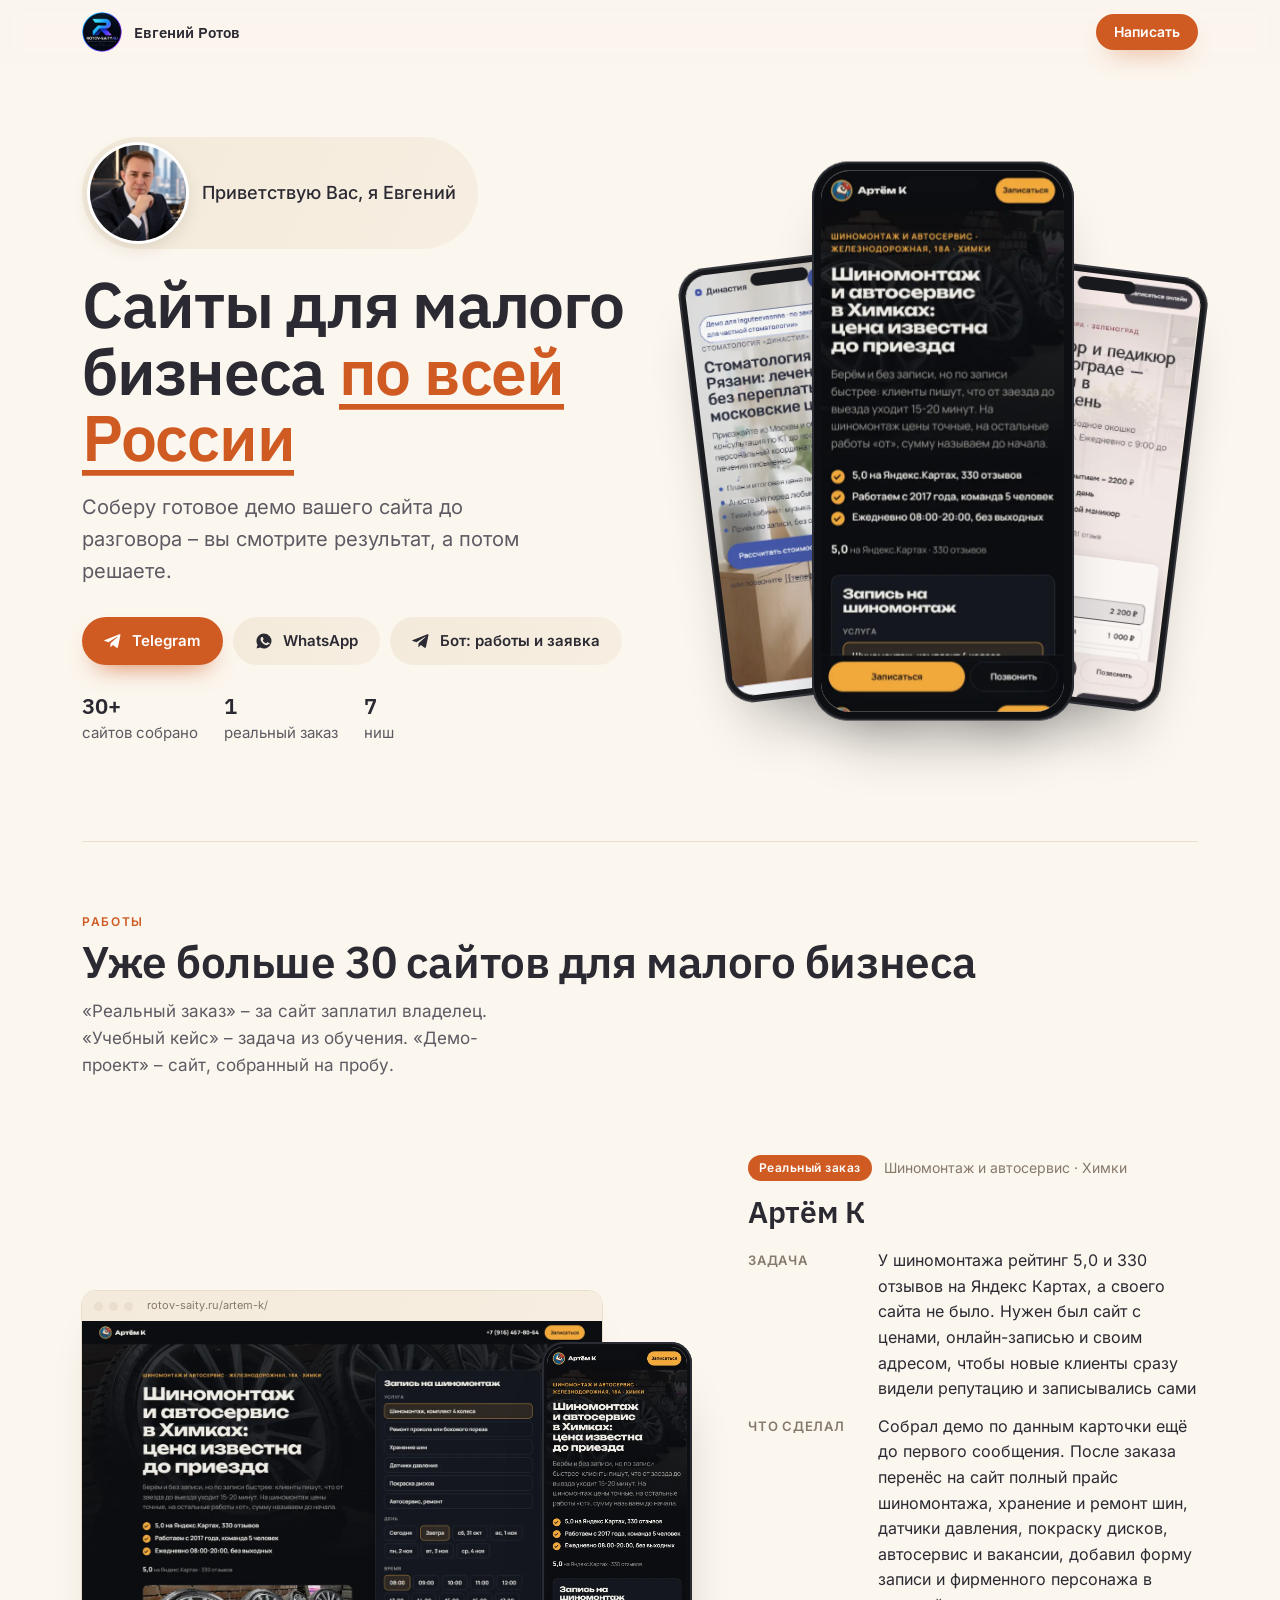
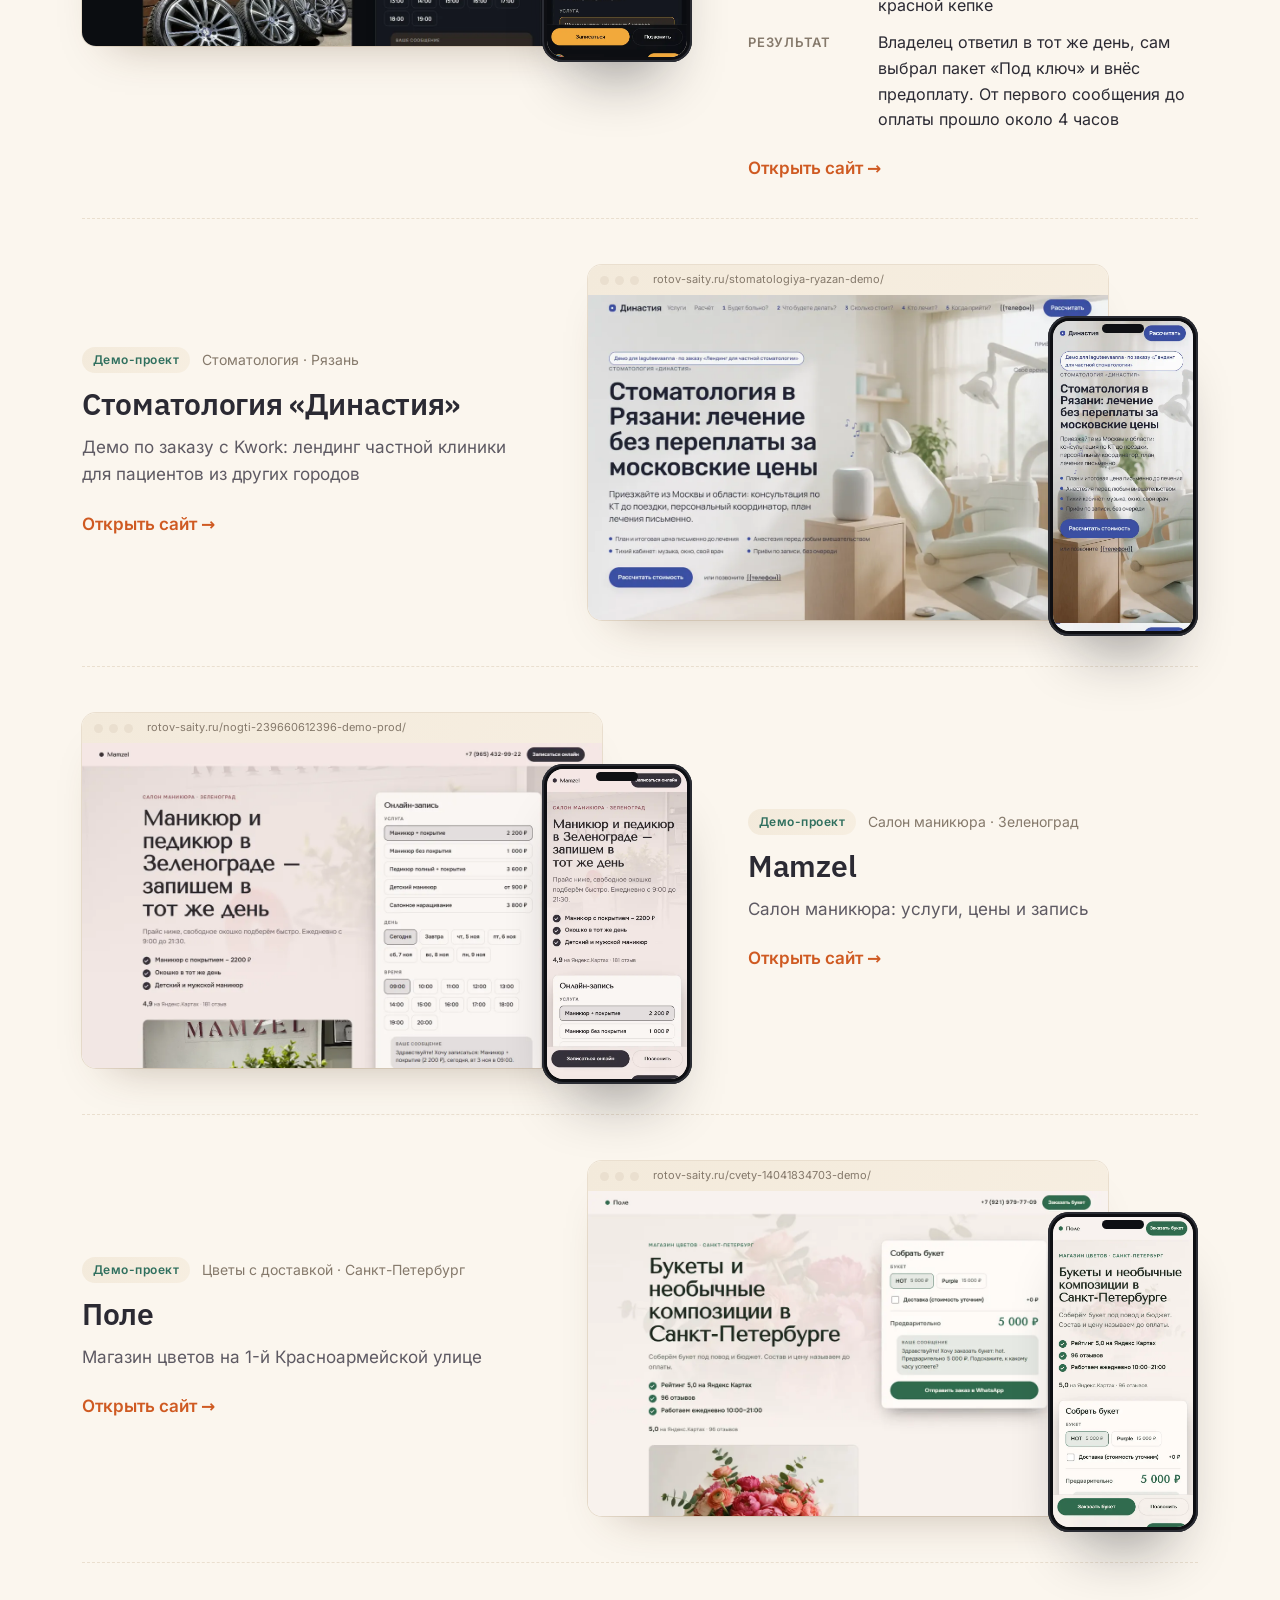
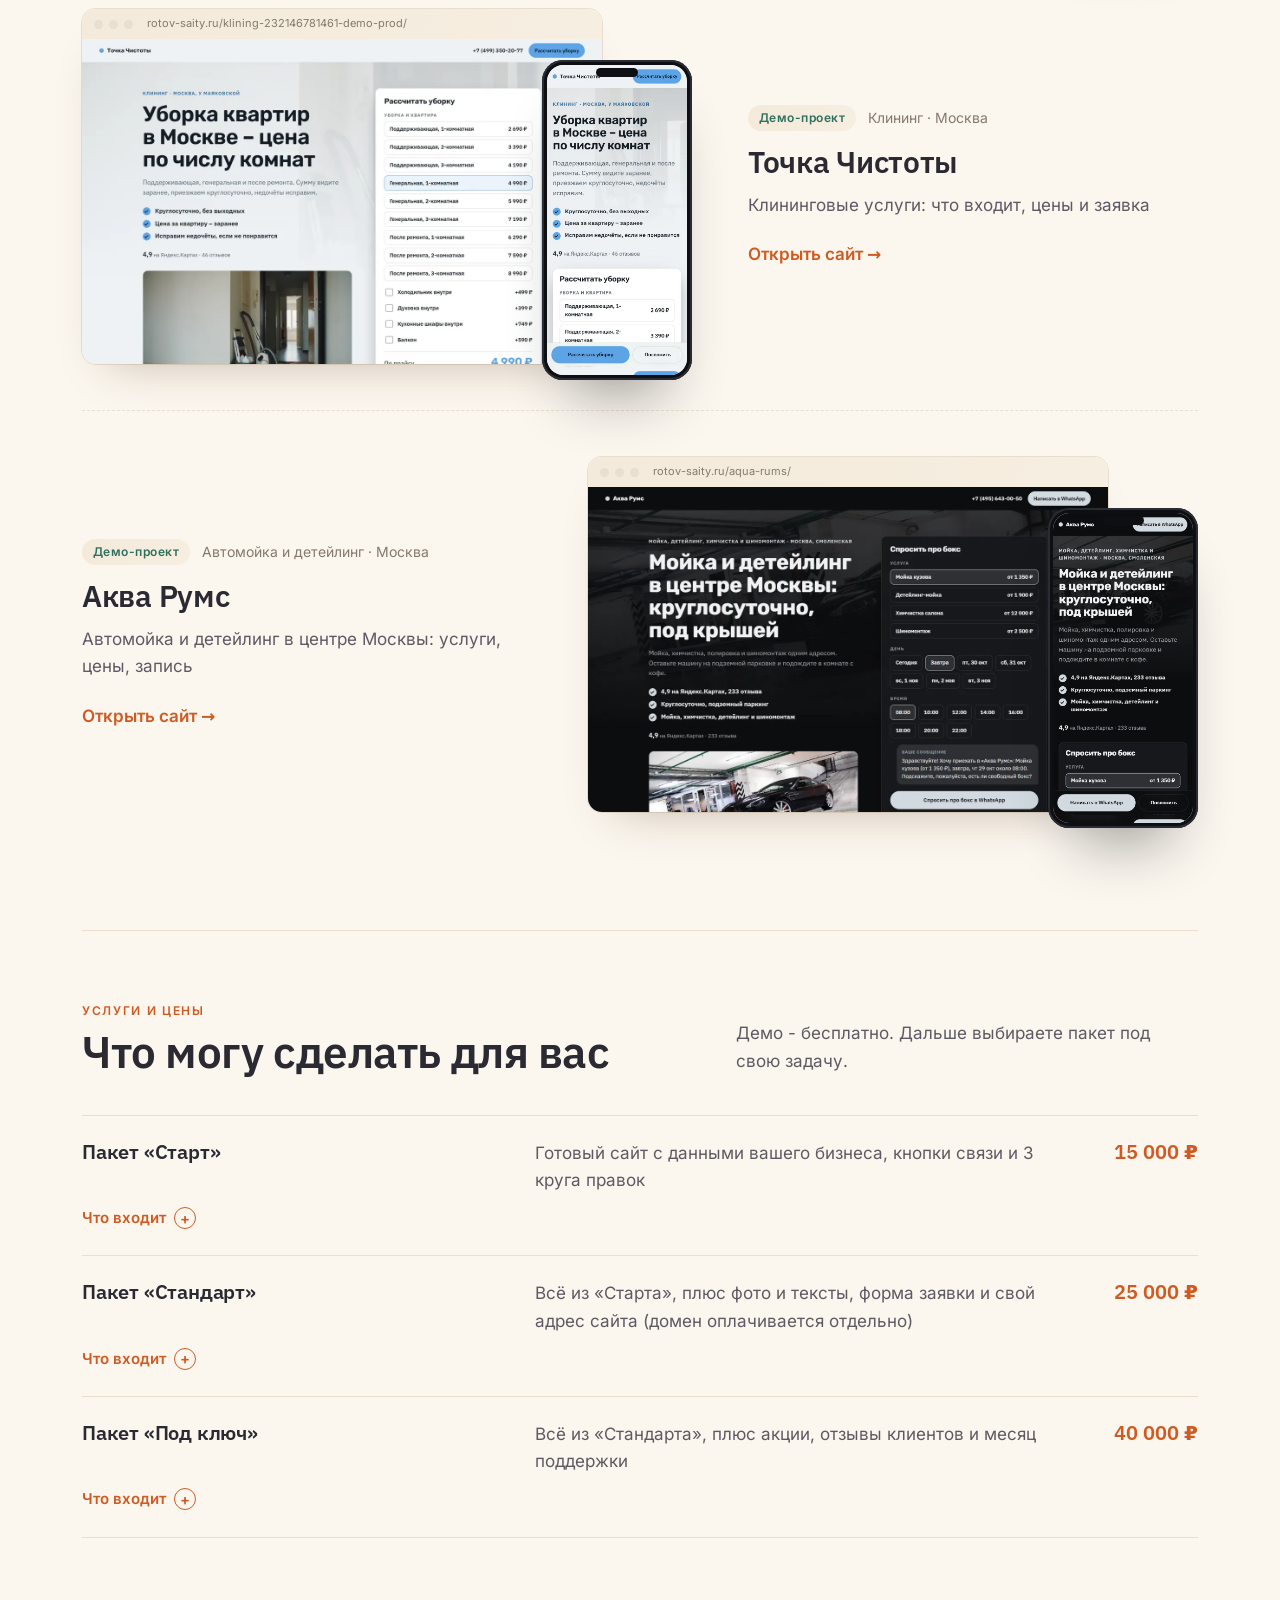
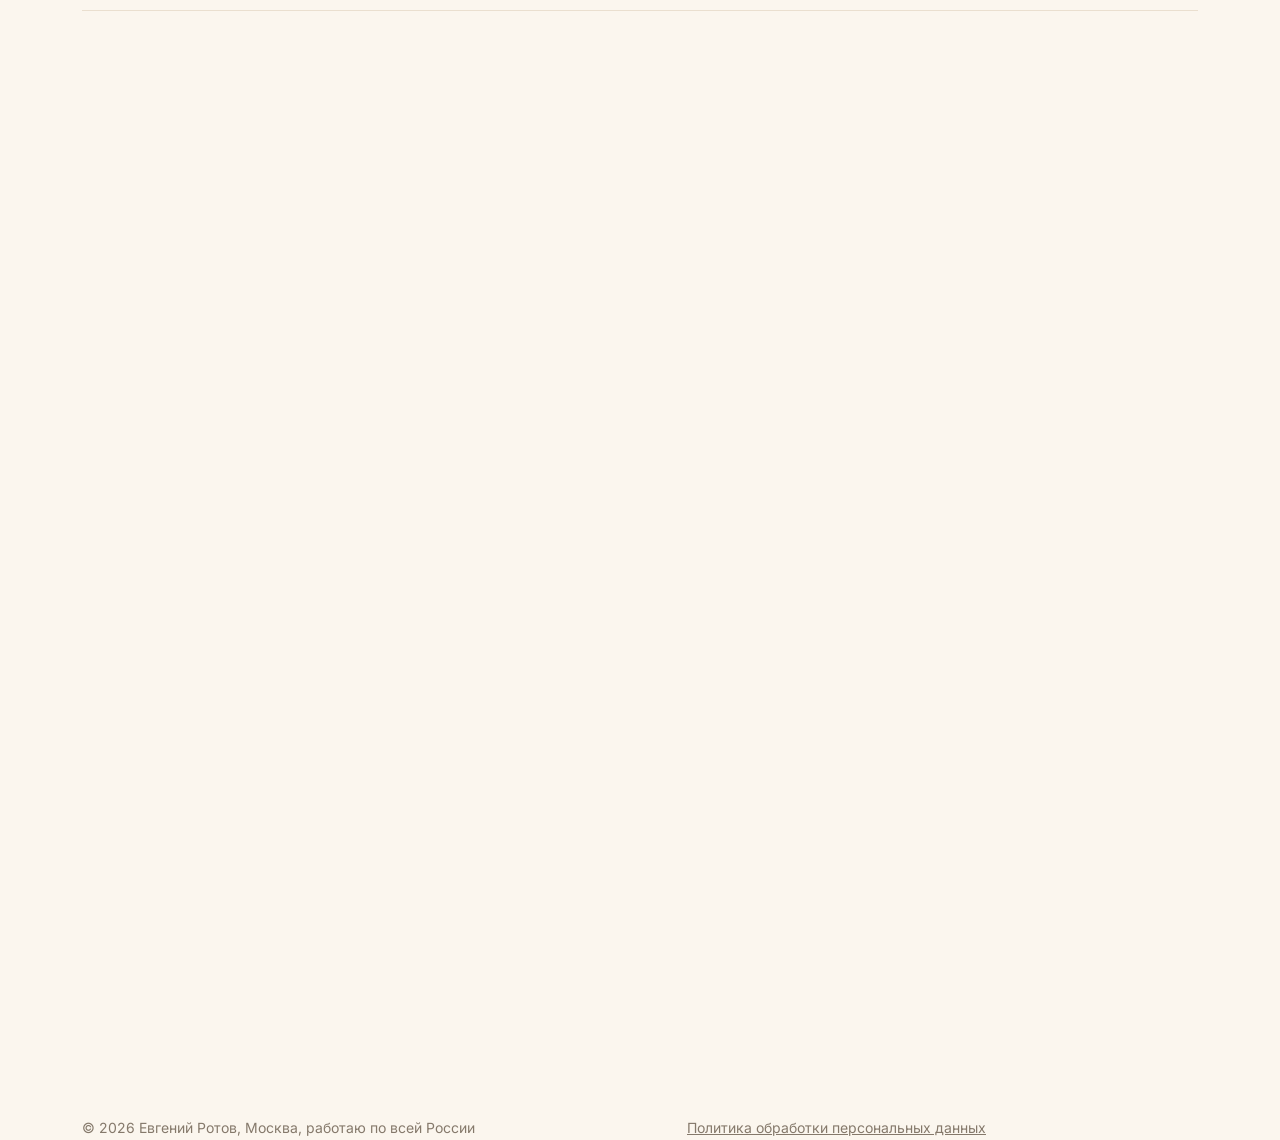
<file: index.html>
<!doctype html>
<html lang="ru">
<head>
<meta charset="utf-8">
<meta name="viewport" content="width=device-width, initial-scale=1">
<title>Евгений Ротов – сайты для малого бизнеса, Москва, работаю по всей России</title>
<meta name="description" content="Соберу готовое демо вашего сайта до разговора – вы смотрите результат, а потом решаете.">
<meta property="og:title" content="Евгений Ротов – сайты для малого бизнеса, Москва, работаю по всей России">
<meta property="og:description" content="Соберу готовое демо вашего сайта до разговора – вы смотрите результат, а потом решаете.">
<meta property="og:type" content="website">
<meta property="og:image" content="assets/case-evgeny25y-github-io-artem-k-desktop.webp">
<meta name="color-scheme" content="light">
<link rel="stylesheet" href="assets/fonts/fonts.css">
<style>
/* Витрина веб-мастера. Палитра задаётся тремя переменными в :root – их меняет сборка (vitrina.mjs). */
:root{
  --accent:#2F54EB; --ink:#14151A; --soft:#F1F3FA;
  --paper:#FFFFFF; --line:#E7E8EE; --ink-2:#5B5D68; --ink-3:#8E909A;
  --display:"Unbounded",system-ui,sans-serif; --body:"Golos Text",system-ui,sans-serif;
  --r:22px;
}
*{box-sizing:border-box}
html{-webkit-text-size-adjust:100%;scroll-behavior:smooth;overflow-x:clip}
body{margin:0;background:var(--paper);color:var(--ink);font:400 17px/1.6 var(--body);overflow-x:hidden}
a{color:inherit}
:focus-visible{outline:3px solid var(--accent);outline-offset:3px;border-radius:8px}
.wrap{max-width:1180px;margin:0 auto;padding:0 16px}
@media (min-width:760px){.wrap{padding:0 32px}}
.eyebrow{font:600 12px/1.3 var(--body);letter-spacing:.16em;text-transform:uppercase;color:var(--accent)}
h1,h2,h3{font-family:var(--display);font-weight:600;letter-spacing:-.02em;margin:0}

/* шапка */
.top{position:sticky;top:0;z-index:10;background:rgba(255,255,255,.88);backdrop-filter:blur(10px);-webkit-backdrop-filter:blur(10px);border-bottom:1px solid transparent;transition:border-color .3s}
.top.scrolled{border-color:var(--line)}
.top .wrap{display:flex;align-items:center;justify-content:space-between;height:64px}
.brand{display:flex;align-items:center;gap:10px;font:600 15px/1 var(--display);text-decoration:none}
.brand i{width:30px;height:30px;border-radius:50%;background:var(--accent);display:grid;place-items:center;color:#fff;font:700 13px/1 var(--display);font-style:normal}
.btn{display:inline-flex;align-items:center;gap:10px;border:0;cursor:pointer;text-decoration:none;font:600 15px/1 var(--body);border-radius:999px;padding:15px 22px;transition:transform .2s,box-shadow .2s,background .2s}
.btn-main{background:var(--accent);color:#fff;box-shadow:0 12px 26px -14px var(--accent)}
.btn-main:hover{transform:translateY(-2px)}
.btn-ghost{background:var(--soft);color:var(--ink)}
.btn-ghost:hover{background:var(--line)}
.btn svg{width:18px;height:18px;flex:none}
.top .btn{padding:11px 18px;font-size:14px}

/* первый экран */
.hero{display:grid;gap:40px;padding:44px 0 64px;align-items:center}
@media (min-width:960px){.hero{grid-template-columns:1.05fr .95fr;padding:72px 0 96px}}
.hello{display:inline-flex;align-items:center;gap:12px;background:var(--soft);border-radius:999px;padding:6px 18px 6px 6px;font-weight:500}
.hello img,.hello b{width:44px;height:44px;border-radius:50%;object-fit:cover;flex:none}
.hello b{background:var(--accent);color:#fff;display:grid;place-items:center;font:700 16px/1 var(--display)}
h1{font-size:clamp(34px,5.4vw,64px);line-height:1.04;margin:22px 0 0}
h1 em{font-style:normal;color:var(--accent)}
.lead{font-size:clamp(17px,1.8vw,20px);color:var(--ink-2);max-width:36ch;margin:20px 0 0}
.cta{display:flex;flex-wrap:wrap;gap:10px;margin-top:30px}
.facts{display:flex;flex-wrap:wrap;gap:8px 26px;margin-top:30px;color:var(--ink-2);font-size:15px}
.facts b{font:600 22px/1 var(--display);color:var(--ink);display:block;margin-bottom:4px}

/* живые телефоны: скриншот сайта прокручивается внутри рамки */
.phone{position:relative;width:var(--pw,250px);aspect-ratio:9/19.2;border-radius:calc(var(--pw,250px) * .14);background:#0E0F13;padding:calc(var(--pw,250px) * .035);box-shadow:0 40px 60px -30px rgba(20,21,26,.45),inset 0 0 0 2px #2A2C33}
.phone .screen{position:relative;width:100%;height:100%;border-radius:calc(var(--pw,250px) * .11);overflow:hidden;background:var(--soft)}
.phone .screen img{position:absolute;left:0;top:0;width:100%;height:auto;will-change:transform;animation:scrollshot var(--dur,22s) ease-in-out infinite alternate;animation-play-state:paused}
.phone.live .screen img{animation-play-state:running}
.phone .notch{position:absolute;top:calc(var(--pw,250px) * .055);left:50%;transform:translateX(-50%);width:28%;height:calc(var(--pw,250px) * .06);background:#0E0F13;border-radius:999px;z-index:2}
@keyframes scrollshot{0%,8%{transform:translateY(0)}92%,100%{transform:translateY(var(--shift,-70%))}}
@media (prefers-reduced-motion:reduce){.phone .screen img{animation:none}}
.fan{position:relative;height:clamp(440px,52vw,600px)}
.fan .phone{position:absolute;top:50%;left:50%}
.fan .phone:nth-child(1){--pw:clamp(190px,21vw,262px);transform:translate(-50%,-50%);z-index:3}
.fan .phone:nth-child(2){--pw:clamp(150px,16vw,206px);transform:translate(-118%,-42%) rotate(-7deg);z-index:2;opacity:.96}
.fan .phone:nth-child(3){--pw:clamp(150px,16vw,206px);transform:translate(18%,-40%) rotate(7deg);z-index:1;opacity:.96}
.fan::before{content:"";position:absolute;inset:8% 6%;border-radius:50%;background:radial-gradient(closest-side,var(--soft),transparent 72%)}
.fan.empty{display:grid;place-items:center;background:var(--soft);border-radius:var(--r);color:var(--ink-3);text-align:center;padding:24px}

/* разделы */
section.block{padding:72px 0;border-top:1px solid var(--line)}
.block-head{display:flex;flex-wrap:wrap;align-items:end;justify-content:space-between;gap:12px 30px;margin-bottom:40px}
.block-head h2{font-size:clamp(28px,3.6vw,44px);line-height:1.05;margin-top:10px}
.block-head p{color:var(--ink-2);max-width:42ch;margin:0}

/* работы */
.case{display:grid;gap:28px;align-items:center;padding:36px 0}
.case + .case{border-top:1px dashed var(--line)}
@media (min-width:900px){.case{grid-template-columns:auto 1fr;gap:56px}.case:nth-child(even){grid-template-columns:1fr auto}.case:nth-child(even) .devices{order:2}}
.devices{position:relative;display:flex;align-items:end;justify-content:center;gap:0;padding:10px 0}
.browser{width:min(520px,72vw);border-radius:14px;overflow:hidden;background:#fff;box-shadow:0 30px 50px -30px rgba(20,21,26,.4),0 0 0 1px var(--line)}
.browser .bar{display:flex;align-items:center;gap:6px;height:30px;padding:0 12px;background:var(--soft)}
.browser .bar i{width:9px;height:9px;border-radius:50%;background:var(--line)}
.browser .bar span{margin-left:8px;font-size:11px;color:var(--ink-3);white-space:nowrap;overflow:hidden;text-overflow:ellipsis}
.browser img{display:block;width:100%;aspect-ratio:16/10;object-fit:cover;object-position:top}
.devices .phone{--pw:clamp(118px,13vw,150px);margin-left:-60px;margin-bottom:-16px;z-index:2}
.devices.solo .phone{--pw:clamp(180px,22vw,230px);margin:0}
.case-text .meta{display:flex;flex-wrap:wrap;align-items:center;gap:8px 12px;color:var(--ink-3);font-size:14px}
.badge{display:inline-flex;align-items:center;gap:6px;font:600 12px/1 var(--body);letter-spacing:.04em;padding:7px 11px;border-radius:999px}
.badge.real{background:var(--accent);color:#fff}
.badge.demo{background:var(--soft);color:var(--ink-2)}
.badge.study{background:transparent;color:var(--accent);box-shadow:inset 0 0 0 1.5px var(--accent)}
.case-text h3{font-size:clamp(22px,2.6vw,30px);line-height:1.1;margin:14px 0 0}
.story{display:grid;gap:12px;margin:20px 0 0;padding:0;list-style:none}
.story li{display:grid;grid-template-columns:118px 1fr;gap:12px;font-size:16px}
.story li b{font-weight:600;color:var(--ink-3);font-size:13px;letter-spacing:.06em;text-transform:uppercase;padding-top:2px}
@media (max-width:520px){.story li{grid-template-columns:1fr;gap:2px}}
.quote{margin:22px 0 0;padding:18px 20px;border-radius:16px;background:var(--soft);font-size:16px}
.quote cite{display:block;margin-top:8px;font-style:normal;color:var(--ink-3);font-size:14px}
.case-text .open{display:inline-flex;align-items:center;gap:8px;margin-top:22px;font-weight:600;color:var(--accent);text-decoration:none}
.case-text .open:hover{text-decoration:underline}

/* услуги */
.price{list-style:none;margin:0;padding:0;border-top:1px solid var(--line)}
.price li{display:grid;gap:6px 30px;padding:24px 0;border-bottom:1px solid var(--line)}
@media (min-width:760px){.price li{grid-template-columns:1fr 1.3fr auto;align-items:baseline}}
.price h3{font-size:20px;line-height:1.2}
.price p{margin:0;color:var(--ink-2)}
.price .sum{font:600 20px/1 var(--display);white-space:nowrap;color:var(--accent)}

/* как работаю – настоящая последовательность, поэтому номера */
.steps{display:grid;gap:14px;counter-reset:s;list-style:none;margin:0;padding:0}
@media (min-width:760px){.steps{grid-template-columns:repeat(4,1fr)}}
.steps li{position:relative;background:var(--soft);border-radius:var(--r);padding:24px 22px 26px;counter-increment:s}
.steps li::before{content:counter(s);display:grid;place-items:center;width:38px;height:38px;border-radius:50%;background:var(--accent);color:#fff;font:700 15px/1 var(--display);margin-bottom:16px}
.steps h3{font-size:18px;line-height:1.2}
.steps p{margin:8px 0 0;color:var(--ink-2);font-size:15px}

/* финал: превью сообщения, которое уйдёт владельцу витрины */
.final{margin:24px 0 72px;border-radius:32px;background:var(--ink);color:#fff;padding:40px 22px;display:grid;gap:30px;align-items:center;overflow:hidden;position:relative}
@media (min-width:860px){.final{grid-template-columns:1.1fr .9fr;padding:64px}}
.final h2{font-size:clamp(28px,4vw,48px);line-height:1.04}
.final p{color:rgba(255,255,255,.72);margin:16px 0 0;max-width:38ch}
.final .cta{margin-top:28px}
.final .btn-ghost{background:rgba(255,255,255,.1);color:#fff}
.final .btn-ghost:hover{background:rgba(255,255,255,.18)}
.chat{background:#fff;color:var(--ink);border-radius:24px;padding:18px;box-shadow:0 30px 60px -30px rgba(0,0,0,.6);max-width:380px;justify-self:center;width:100%}
.chat .who{display:flex;align-items:center;gap:10px;font-weight:600;font-size:15px;padding-bottom:14px;border-bottom:1px solid var(--line)}
.chat .who img,.chat .who b{width:36px;height:36px;border-radius:50%;object-fit:cover}
.chat .who b{background:var(--accent);color:#fff;display:grid;place-items:center;font:700 14px/1 var(--display)}
.chat .who small{display:block;font-weight:400;color:#2FA35A;font-size:12px}
.bubble{margin:16px 0 4px auto;max-width:88%;background:var(--accent);color:#fff;border-radius:18px 18px 4px 18px;padding:12px 14px;font-size:15px;line-height:1.45}
.bubble-time{text-align:right;font-size:11px;color:var(--ink-3)}
.typing{display:flex;gap:4px;margin-top:14px;padding:10px 14px;background:var(--soft);border-radius:18px 18px 18px 4px;width:fit-content}
.typing i{width:7px;height:7px;border-radius:50%;background:var(--ink-3);animation:dot 1.2s infinite}
.typing i:nth-child(2){animation-delay:.2s}.typing i:nth-child(3){animation-delay:.4s}
@keyframes dot{0%,60%,100%{opacity:.3;transform:none}30%{opacity:1;transform:translateY(-3px)}}

footer{padding:26px 0 40px;color:var(--ink-3);font-size:14px;display:flex;flex-wrap:wrap;gap:8px 24px;justify-content:space-between}
.toast{position:fixed;left:50%;bottom:24px;transform:translate(-50%,140%);background:var(--ink);color:#fff;padding:14px 20px;border-radius:14px;font-size:15px;z-index:50;transition:transform .35s cubic-bezier(.2,.8,.2,1),visibility .35s;max-width:calc(100% - 32px);visibility:hidden}
.toast.show{transform:translate(-50%,0);visibility:visible}
.reveal{opacity:0;transform:translateY(24px);transition:opacity .7s ease,transform .7s cubic-bezier(.2,.8,.2,1)}
.reveal.in{opacity:1;transform:none}
@media (prefers-reduced-motion:reduce){.reveal{opacity:1;transform:none;transition:none}}
/* vitrina-patch */
/* логотип rotov-saity.ru вместо инициалов «ЕР» в шапке */
.brand{gap:12px}
.brand i{width:40px;height:40px;background:#0B0F1A url(assets/logo.webp) center/cover no-repeat;font-size:0;color:transparent;flex:none;position:relative;cursor:zoom-in;transform-origin:left top;transition:transform .35s cubic-bezier(.2,.8,.2,1),box-shadow .35s}
/* логотип при наведении растёт вниз-вправо, как фото */
.brand i:hover,.brand:focus-visible i{transform:scale(6);box-shadow:0 0 0 .5px #fff,0 4px 10px rgba(20,21,26,.3);z-index:20}
@media (max-width:600px){.brand i:hover,.brand:focus-visible i{transform:scale(5)}}
/* фото: крупнее, при наведении растёт вниз-вправо поверх заголовка */
.hello{gap:16px;padding:8px 22px 8px 8px;font-size:18px;position:relative;z-index:5}
.hello img,.hello b{width:96px;height:96px;box-shadow:0 0 0 3px #fff,0 6px 18px rgba(20,21,26,.18)}
.hello img{cursor:zoom-in;transform-origin:left top;transition:transform .35s cubic-bezier(.2,.8,.2,1),box-shadow .35s;outline:none;position:relative}
.hello img:hover,.hello img:focus{transform:scale(2.6);box-shadow:0 0 0 2px #fff,0 18px 48px rgba(20,21,26,.35);z-index:10}
@media (max-width:600px){.hello img,.hello b{width:72px;height:72px}.hello img:hover,.hello img:focus{transform:scale(2.3)}}

/* полоса прокрутки сверху */
.vp-progress{position:fixed;left:0;top:0;height:3px;width:100%;background:var(--accent);transform-origin:0 50%;transform:scaleX(0);z-index:60}

/* кнопка «наверх» в правом нижнем углу */
.vp-up{position:fixed;right:20px;bottom:20px;z-index:50;width:52px;height:52px;border:0;border-radius:50%;background:var(--accent);color:#fff;display:grid;place-items:center;cursor:pointer;box-shadow:0 10px 24px -8px color-mix(in srgb,var(--accent) 70%,transparent);opacity:0;visibility:hidden;transform:translateY(14px);transition:opacity .3s,transform .3s cubic-bezier(.2,.8,.2,1),visibility .3s,box-shadow .3s}
.vp-up.show{opacity:1;visibility:visible;transform:none}
.vp-up:hover{transform:translateY(-3px);box-shadow:0 16px 30px -10px color-mix(in srgb,var(--accent) 80%,transparent)}
.vp-up:focus-visible{outline:3px solid color-mix(in srgb,var(--accent) 40%,#fff);outline-offset:3px}
@media (max-width:600px){.vp-up{right:14px;bottom:14px;width:46px;height:46px}footer.wrap{padding-bottom:76px}}

/* каталог работ под крупными кейсами: те же окна браузера, что и в кейсах, только мельче */
.vp-cat{margin-top:44px;padding-top:40px;border-top:1px dashed var(--line)}
.vp-cat h3{font-size:clamp(22px,2.6vw,30px);line-height:1.1}
.vp-chips{display:flex;flex-wrap:wrap;gap:8px;margin:20px 0 30px}
.vp-chip{border:0;cursor:pointer;font:600 15px/1 var(--body);padding:12px 16px;border-radius:999px;background:var(--soft);color:var(--ink);transition:background .2s,color .2s}
.vp-chip small{font:inherit;font-weight:500;color:var(--ink-3);margin-left:6px}
.vp-chip:hover{background:var(--line)}
.vp-chip[aria-pressed="true"]{background:var(--accent);color:#fff}
.vp-chip[aria-pressed="true"] small{color:rgba(255,255,255,.75)}
.vp-grid{display:grid;grid-template-columns:repeat(auto-fill,minmax(270px,1fr));gap:34px 26px}
.vp-card{display:block;text-decoration:none;min-width:0}
.vp-card[hidden]{display:none}
.vp-card .browser{width:100%}
.vp-card .browser .bar{height:24px;padding:0 10px}
.vp-card .browser .bar i{width:7px;height:7px}
.vp-card:hover .browser{transform:translateY(-5px);box-shadow:0 34px 50px -30px rgba(20,21,26,.5),0 0 0 1px var(--line)}
.vp-card b{display:block;font:600 17px/1.2 var(--display);margin-top:14px;overflow-wrap:anywhere}
.vp-card:hover b{color:var(--accent)}
.vp-card span.vp-where{display:block;margin-top:4px;color:var(--ink-3);font-size:14px;line-height:1.35}
.vp-card span.vp-about{display:block;margin-top:6px;color:var(--ink-2);font-size:15px;line-height:1.4}
.vp-more{margin-top:34px}
@media (max-width:600px){
  .vp-grid{grid-template-columns:repeat(2,minmax(0,1fr));gap:24px 12px}
  .vp-card .browser .bar{height:18px;padding:0 8px;gap:4px}
  .vp-card .browser .bar i{width:5px;height:5px}
  .vp-card .browser .bar span,.vp-card span.vp-about{display:none}
  .vp-card b{font-size:14px;margin-top:10px}
  .vp-card span.vp-where{font-size:13px}
  .vp-chip{padding:11px 13px;font-size:14px}
}

/* вход первого экрана по очереди */
.hero > div:first-child > *{animation:vpUp .8s cubic-bezier(.2,.8,.2,1) both}
.hero > div:first-child > :nth-child(2){animation-delay:.12s}
.hero > div:first-child > :nth-child(3){animation-delay:.24s}
.hero > div:first-child > :nth-child(4){animation-delay:.36s}
.hero > div:first-child > :nth-child(5){animation-delay:.48s}
.fan{animation:vpFade 1.1s .2s ease both}
@keyframes vpUp{from{opacity:0;transform:translateY(26px)}to{opacity:1;transform:none}}
@keyframes vpFade{from{opacity:0;transform:scale(.96)}to{opacity:1;transform:none}}

/* акцентное слово: подчёркивание прорисовывается */
h1 em{background:linear-gradient(var(--accent),var(--accent)) left 96%/0 .09em no-repeat;animation:vpLine .9s 1s cubic-bezier(.2,.8,.2,1) forwards}
@keyframes vpLine{to{background-size:100% .09em}}

/* телефоны в hero плавно парят */
.fan .phone{animation:vpFloat 6s ease-in-out infinite}
.fan .phone:nth-child(2){animation-delay:-2s}
.fan .phone:nth-child(3){animation-delay:-4s}
@keyframes vpFloat{0%,100%{translate:0 0}50%{translate:0 -12px}}

/* работы: подъём при наведении */
.browser{transition:transform .4s cubic-bezier(.2,.8,.2,1),box-shadow .4s}
.case:hover .browser{transform:translateY(-6px) rotate(-.6deg);box-shadow:0 40px 60px -30px rgba(20,21,26,.5),0 0 0 1px var(--line)}
.devices .phone{transition:transform .4s cubic-bezier(.2,.8,.2,1)}
.case:hover .devices .phone{transform:translateY(-10px) rotate(2deg)}
.case-text .open{transition:gap .25s}
.case-text .open:hover{gap:14px}

/* цены и шаги появляются по одному */
.price.reveal li,.steps.reveal li{opacity:0;transform:translateY(18px);transition:opacity .6s ease,transform .6s cubic-bezier(.2,.8,.2,1),box-shadow .3s}
.price.reveal.in li,.steps.reveal.in li{opacity:1;transform:none}
.price.reveal.in li:nth-child(2),.steps.reveal.in li:nth-child(2){transition-delay:.12s}
.price.reveal.in li:nth-child(3),.steps.reveal.in li:nth-child(3){transition-delay:.24s}
.steps.reveal.in li:nth-child(4){transition-delay:.36s}
.price li{position:relative}
.price li::before{content:"";position:absolute;left:0;bottom:-1px;height:2px;width:100%;background:var(--accent);transform:scaleX(0);transform-origin:0 50%;transition:transform .5s cubic-bezier(.2,.8,.2,1)}
.price li:hover::before{transform:scaleX(1)}
.steps.reveal.in li:hover,.steps li:hover{transform:translateY(-4px);box-shadow:0 18px 30px -20px rgba(20,21,26,.35);transition-delay:0s}
.steps li::before{transition:transform .3s}
.steps li:hover::before{transform:scale(1.12) rotate(-8deg)}

/* финал: кнопки мягко пульсируют */
.final .btn-main{animation:vpPulse 2.4s ease-out infinite}
@keyframes vpPulse{0%{box-shadow:0 0 0 0 color-mix(in srgb,var(--accent) 55%,transparent)}100%{box-shadow:0 0 0 16px transparent}}

/* бывшие серые поля: светло-голубые, по ним переливается волна */
:root{--soft:#E3F2FD;--wave:linear-gradient(115deg,#D6ECFC 0%,#E6F4FE 22%,#F4FAFF 42%,#CFE7FB 62%,#E1F1FD 80%,#D6ECFC 100%)}
.hello,.btn-ghost:not(.final .btn-ghost),.steps li,.badge.demo,.quote,.typing,.browser .bar{background:var(--wave);background-size:300% 100%;animation:vpWave 9s ease-in-out infinite alternate}
.hero > div:first-child > .hello{animation:vpUp .8s cubic-bezier(.2,.8,.2,1) both,vpWave 9s ease-in-out infinite alternate}
.steps li:nth-child(2){animation-delay:-2s}.steps li:nth-child(3){animation-delay:-4s}.steps li:nth-child(4){animation-delay:-6s}
.btn-ghost:not(.final .btn-ghost):hover{background:var(--wave);background-size:300% 100%;filter:saturate(1.4) brightness(.97)}
.badge.demo{color:#1E4A73}
.fan::before{background:radial-gradient(closest-side,#DCEEFC,transparent 72%)}
@keyframes vpWave{0%{background-position:0% 50%}100%{background-position:100% 50%}}

/* светлая тема «Тёплые сливки»: кремовый фон, терракотовый акцент, зелёные вставки; шрифты IBM Plex Sans + Inter */
:root{
  --paper:#FBF6EE;--ink:#2B2A33;--ink-2:#5E5A63;--ink-3:#85796B;--line:#EADFCF;
  --soft:#F3EADB;--accent:#CF5A22;
  --display:"IBM Plex Sans","Inter",system-ui,sans-serif;--body:"Inter",system-ui,sans-serif;
  --wave:linear-gradient(115deg,#F3EADB 0%,#F8F0E3 50%,#F3EADB 100%);
}
h1,h2,h3{font-weight:600;letter-spacing:-.01em}
h1{letter-spacing:-.02em}
.eyebrow{letter-spacing:.14em}
.top{background:rgba(251,246,238,.9)}
.browser{background:#fff;box-shadow:0 24px 44px -28px rgba(80,55,30,.35),0 0 0 1px var(--line)}
.badge.demo{color:#2F6F5E}
.fan::before{background:radial-gradient(closest-side,#E3F0EB,transparent 72%)}
.hello img,.hello b{box-shadow:0 0 0 3px #fff,0 6px 18px rgba(80,55,30,.15)}
.hello img:hover,.hello img:focus{box-shadow:0 0 0 2px #fff,0 18px 48px rgba(80,55,30,.3)}
.final{background:#2F6F5E;border:0;color:#fff}
.toast{background:#2B2A33;color:#fff}
.vp-card:hover .browser{box-shadow:0 30px 46px -28px rgba(80,55,30,.4),0 0 0 1px var(--line)}
.vp-chip[aria-pressed="true"],.btn-main,.badge.real,.steps li::before,.bubble,.vp-up{color:#fff}
.chat{background:#fff;color:#2B2A33}

@media (prefers-reduced-motion:reduce){
  .hello img,.brand i,.browser,.devices .phone,.price li,.steps li,.vp-chip{transition:none}
  .hero > div:first-child > *,.fan,.fan .phone,.final .btn-main{animation:none}
  .hello,.btn-ghost,.steps li,.badge.demo,.quote,.typing,.browser .bar{animation:none}
  h1 em{animation:none;background-size:100% .09em}
  .price.reveal li,.steps.reveal li{opacity:1;transform:none}
  .vp-progress{display:none}
}
/* чек-листы пакетов и баллы */
.price li .incl{grid-column:1/-1;margin-top:4px}
.incl summary{cursor:pointer;color:var(--accent);font-weight:600;font-size:15px;list-style:none;display:inline-flex;gap:8px;align-items:center}
.incl summary::-webkit-details-marker{display:none}
.incl summary::after{content:'+';display:inline-grid;place-items:center;width:20px;height:20px;border-radius:50%;border:1.5px solid var(--accent);font-size:15px;line-height:1}
.incl[open] summary::after{content:'-'}
.incl ul{list-style:none;margin:12px 0 0;padding:0;display:grid;gap:8px 28px;color:var(--ink-2)}
@media (min-width:760px){.incl ul{grid-template-columns:1fr 1fr}}
.price .incl li{display:block;padding:0 0 0 26px;border:0;position:relative;opacity:1;transform:none}
.price .incl li::before{content:'';position:absolute;left:4px;top:.3em;width:6px;height:11px;bottom:auto;border:solid var(--accent);border-width:0 2px 2px 0;transform:rotate(45deg);background:none;opacity:1}
.bonus{list-style:none;margin:0;padding:0;display:grid;gap:14px}
@media (min-width:760px){.bonus{grid-template-columns:repeat(3,1fr)}}
.bonus li{background:var(--soft);border-radius:18px;padding:22px 22px 24px;display:grid;gap:8px;align-content:start}
.bonus b{font:700 34px/1 var(--display);color:var(--accent)}
.bonus b small{font:600 15px/1 var(--body);color:var(--ink-2);margin-left:6px}
.bonus-note{margin:16px 2px 0;color:var(--ink-2);font-size:15px}
/* согласие на обработку данных под кнопками связи */
.consent{margin:16px 0 0;max-width:46ch;font-size:13px;line-height:1.5;color:rgba(255,255,255,.72)}
.consent a{color:#fff;text-decoration:underline;text-underline-offset:3px}
.consent a:hover{text-decoration-thickness:2px}
</style>
</head>
<body>
<header class="top"><div class="wrap">
  <a class="brand" href="#"><i id="brandInit" aria-hidden="true"></i><span id="brandName"></span></a>
  <a class="btn btn-main" href="#write">Написать</a>
</div></header>

<main class="wrap">
  <section class="hero">
    <div>
      <span class="hello" id="hello"></span>
      <h1 id="h1"></h1>
      <p class="lead" id="lead"></p>
      <div class="cta" data-cta></div>
      <div class="facts" id="facts"></div>
    </div>
    <div class="fan" id="fan" aria-label="Мои работы"></div>
  </section>

  <section class="block" id="works">
    <div class="block-head reveal"><div><div class="eyebrow">Работы</div><h2>Уже больше 30 сайтов для малого бизнеса</h2></div><p id="worksNote"></p></div>
    <div id="cases"></div>
    <div id="catalog"></div>
  </section>

  <section class="block" id="services">
    <div class="block-head reveal"><div><div class="eyebrow">Услуги и цены</div><h2>Что могу сделать для вас</h2></div><p>Демо - бесплатно. Дальше выбираете пакет под свою задачу.</p></div>
    <ul class="price reveal" id="price"></ul>
  </section>

  <section class="block" id="how">
    <div class="block-head reveal"><div><div class="eyebrow">Как работаю</div><h2>От демо до сайта на вашем адресе</h2></div></div>
    <ol class="steps reveal" id="steps"></ol>
  </section>

  <section class="final reveal" id="write">
    <div>
      <div class="eyebrow" style="color:rgba(255,255,255,.6)">Написать</div>
      <h2 id="finalTitle">Покажу демо вашего сайта</h2>
      <p>Нажмите на мессенджер – сообщение уже набрано, останется отправить. Отвечаю в течение дня.</p>
      <div class="cta" data-cta></div>
    </div>
    <div class="chat" aria-hidden="true">
      <div class="who"><span id="chatAva"></span><div><span id="chatName"></span><small>в сети</small></div></div>
      <div class="bubble" id="bubble"></div>
      <div class="bubble-time">сейчас</div>
      <div class="typing"><i></i><i></i><i></i></div>
    </div>
  </section>
</main>

<footer class="wrap"><span id="foot"></span><span><a href="politika.html">Политика обработки персональных данных</a></span><span></span></footer>
<div class="toast" id="toast" role="status"></div>

<script id="data" type="application/json">{"name":"Евгений Ротов","city":"Москва, работаю по всей России","cityIn":"Москве","photo":"assets/photo.webp","palette":"А","messengers":{"telegram":"Piligrim_999","whatsapp":"79859811483","max":"","bot":"https://t.me/Vibesites_Prodavan_Bot"},"message":"Здравствуйте! Хочу заказать сайт. Посмотрел ваши работы на витрине – расскажите, как начать?","services":[{"title":"Пакет «Старт»","desc":"Готовый сайт с данными вашего бизнеса, кнопки связи и 3 круга правок","price":"15 000 ₽","items":["Бесплатное демо до оплаты","Готовый сайт с данными вашего бизнеса","Кнопки связи в мессенджеры","3 круга правок"]},{"title":"Пакет «Стандарт»","desc":"Всё из «Старта», плюс фото и тексты, форма заявки и свой адрес сайта (домен оплачивается отдельно)","price":"25 000 ₽","items":["Всё из «Старта»","Фото и тексты","Форма заявки","Свой адрес сайта (домен оплачивается отдельно)"]},{"title":"Пакет «Под ключ»","desc":"Всё из «Стандарта», плюс акции, отзывы клиентов и месяц поддержки","price":"40 000 ₽","items":["Всё из «Стандарта»","Акции на сайте","Отзывы клиентов","Месяц поддержки"]}],"cases":[{"title":"Артём К","niche":"Шиномонтаж и автосервис","city":"Химки","url":"https://rotov-saity.ru/artem-k/","folder":"C:/Users/acer/Desktop/АНА/Claude_Я/ohota/shinomontazh_4-18354518012-demo-prod","kind":"real","about":"Шиномонтаж у станции «Химки»: цены, отзывы, как добраться","task":"У шиномонтажа рейтинг 5,0 и 330 отзывов на Яндекс Картах, а своего сайта не было. Нужен был сайт с ценами, онлайн-записью и своим адресом, чтобы новые клиенты сразу видели репутацию и записывались сами","did":"Собрал демо по данным карточки ещё до первого сообщения. После заказа перенёс на сайт полный прайс шиномонтажа, хранение и ремонт шин, датчики давления, покраску дисков, автосервис и вакансии, добавил форму записи и фирменного персонажа в красной кепке","result":"Владелец ответил в тот же день, сам выбрал пакет «Под ключ» и внёс предоплату. От первого сообщения до оплаты прошло около 4 часов","desktop":"assets/case-evgeny25y-github-io-artem-k-desktop.webp","mobile":"assets/case-evgeny25y-github-io-artem-k-mobile.webp","group":"Шиномонтаж","featured":true},{"title":"Стоматология «Династия»","niche":"Стоматология","city":"Рязань","url":"https://rotov-saity.ru/stomatologiya-ryazan-demo/","folder":"C:/Users/acer/Desktop/АНА/Claude_Я/stomatologiya-ryazan-demo","kind":"demo","about":"Демо по заказу с Kwork: лендинг частной клиники для пациентов из других городов","desktop":"assets/case-evgeny25y-github-io-stomatologiya-ryazan-demo-desktop.webp","mobile":"assets/case-evgeny25y-github-io-stomatologiya-ryazan-demo-mobile.webp","group":"Стоматология","featured":true},{"title":"Mamzel","niche":"Салон маникюра","city":"Зеленоград","url":"https://rotov-saity.ru/nogti-239660612396-demo-prod/","folder":"C:/Users/acer/Desktop/АНА/Claude_Я/ohota/nogti-239660612396-demo-prod","kind":"demo","about":"Салон маникюра: услуги, цены и запись","group":"Красота и маникюр","desktop":"assets/case-rotov-saity-ru-nogti-239660612396-demo-prod-desktop.webp","mobile":"assets/case-rotov-saity-ru-nogti-239660612396-demo-prod-mobile.webp","featured":true},{"title":"Поле","niche":"Цветы с доставкой","city":"Санкт-Петербург","url":"https://rotov-saity.ru/cvety-14041834703-demo/","folder":"C:/Users/acer/Desktop/АНА/Claude_Я/ohota/cvety-14041834703-demo","kind":"demo","about":"Магазин цветов на 1-й Красноармейской улице","group":"Цветы","desktop":"assets/case-rotov-saity-ru-cvety-14041834703-demo-desktop.webp","mobile":"assets/case-rotov-saity-ru-cvety-14041834703-demo-mobile.webp","featured":true},{"title":"Точка Чистоты","niche":"Клининг","city":"Москва","url":"https://rotov-saity.ru/klining-232146781461-demo-prod/","folder":"C:/Users/acer/Desktop/АНА/Claude_Я/ohota/klining-232146781461-demo-prod","kind":"demo","about":"Клининговые услуги: что входит, цены и заявка","group":"Клининг","desktop":"assets/case-rotov-saity-ru-klining-232146781461-demo-prod-desktop.webp","mobile":"assets/case-rotov-saity-ru-klining-232146781461-demo-prod-mobile.webp","featured":true},{"title":"Аква Румс","niche":"Автомойка и детейлинг","city":"Москва","url":"https://rotov-saity.ru/aqua-rums/","folder":"C:/Users/acer/Desktop/АНА/Claude_Я/ohota/avtomojka_9-1205029743-demo-prod","kind":"demo","about":"Автомойка и детейлинг в центре Москвы: услуги, цены, запись","desktop":"assets/case-evgeny25y-github-io-aqua-rums-desktop.webp","mobile":"assets/case-evgeny25y-github-io-aqua-rums-mobile.webp","group":"Автосервисы и мойки","featured":true},{"title":"Шинный двор","niche":"Шиномонтаж и хранение шин","city":"Химки","url":"https://rotov-saity.ru/shinomontazh-himki-demo/","folder":"C:/Users/acer/Desktop/АНА/Claude_Я/shinomontazh-himki-demo","kind":"demo","about":"Демо по заказу с Kwork: шиномонтаж с записью к своему времени и хранением шин","desktop":"assets/case-evgeny25y-github-io-shinomontazh-himki-demo-desktop.webp","mobile":"assets/case-evgeny25y-github-io-shinomontazh-himki-demo-mobile.webp","group":"Шиномонтаж"},{"title":"Книга достижений","niche":"Каталог достижений","city":"","url":"https://rotov-saity.ru/kniga-dostizheniy-demo/","folder":"C:/Users/acer/Desktop/АНА/Claude_Я/kniga-dostizheniy-demo","kind":"study","about":"Сайт-каталог достижений для участников и родителей","desktop":"assets/case-evgeny25y-github-io-kniga-dostizheniy-demo-desktop.webp","mobile":"assets/case-evgeny25y-github-io-kniga-dostizheniy-demo-mobile.webp","group":"Обучение"},{"title":"WTM","niche":"Автотехцентр","city":"Химки","url":"https://rotov-saity.ru/wtm/","folder":"C:/Users/acer/Desktop/АНА/Claude_Я/ohota/avtoservis_6-229288322744-demo-prod","kind":"demo","about":"Мойка, детейлинг, шиномонтаж и слесарка в одном месте","desktop":"assets/case-evgeny25y-github-io-wtm-desktop.webp","mobile":"assets/case-evgeny25y-github-io-wtm-mobile.webp","group":"Автосервисы и мойки"},{"title":"VelesCar","niche":"Автотехцентр","city":"Королёв","url":"https://rotov-saity.ru/velescar/","folder":"C:/Users/acer/Desktop/АНА/Claude_Я/ohota/avtoservis_7-1180502798-demo-velescar","kind":"demo","about":"Автотехцентр: ремонт и обслуживание с записью на удобное время","desktop":"assets/case-evgeny25y-github-io-velescar-desktop.webp","mobile":"assets/case-evgeny25y-github-io-velescar-mobile.webp","group":"Автосервисы и мойки"},{"title":"Автоспас","niche":"Автосервис","city":"Москва","url":"https://rotov-saity.ru/autospas/","folder":"C:/Users/acer/Desktop/АНА/Claude_Я/ohota/avtoservis_6-1070164398-demo-prod","kind":"demo","about":"Автосервис: услуги, цены и запись в мессенджер","desktop":"assets/case-evgeny25y-github-io-autospas-desktop.webp","mobile":"assets/case-evgeny25y-github-io-autospas-mobile.webp","group":"Автосервисы и мойки"},{"title":"Шиномонтаж 24","niche":"Шиномонтаж","city":"Москва","url":"https://rotov-saity.ru/shinomontazh-klenovy-prod/","folder":"C:/Users/acer/Desktop/АНА/Claude_Я/ohota/shinomontazh_3-209159413929-demo-prod","kind":"demo","about":"Шиномонтаж у метро «Кленовый бульвар»: прайс и запись","desktop":"assets/case-evgeny25y-github-io-shinomontazh-klenovy-prod-desktop.webp","mobile":"assets/case-evgeny25y-github-io-shinomontazh-klenovy-prod-mobile.webp","group":"Шиномонтаж"},{"title":"Кабриолет","niche":"Шиномонтаж","city":"Москва","url":"https://rotov-saity.ru/kabriolet/","folder":"C:/Users/acer/Desktop/АНА/Claude_Я/ohota/shinomontazh_8-15207966707-demo-prod","kind":"demo","about":"Шиномонтаж в подземном паркинге в центре Москвы","desktop":"assets/case-evgeny25y-github-io-kabriolet-desktop.webp","mobile":"assets/case-evgeny25y-github-io-kabriolet-mobile.webp","group":"Шиномонтаж"},{"title":"Экспресс ТО Сервис","niche":"Автосервис","city":"Москва","url":"https://rotov-saity.ru/avtoservis-ekspress-to-servis-prod/","folder":"C:/Users/acer/Desktop/АНА/Claude_Я/ohota/avtoservis_4-199146507403-demo-prod","kind":"demo","about":"Автосервис на Люблинской улице: услуги, цены и запись","group":"Автосервисы и мойки","desktop":"assets/case-rotov-saity-ru-avtoservis-ekspress-to-servis-prod-desktop.webp","mobile":"assets/case-rotov-saity-ru-avtoservis-ekspress-to-servis-prod-mobile.webp"},{"title":"Автоточка","niche":"Автосервис и мойка","city":"Королёв","url":"https://rotov-saity.ru/autotochka/","folder":"C:/Users/acer/Desktop/АНА/Claude_Я/ohota/avtoservis_2-159419972535-demo-prod","kind":"demo","about":"Автосервис, мойка, шиномонтаж и детейлинг в Юбилейном","group":"Автосервисы и мойки","desktop":"assets/case-rotov-saity-ru-autotochka-desktop.webp","mobile":"assets/case-rotov-saity-ru-autotochka-mobile.webp"},{"title":"STAGE Auto Service","niche":"Автомойка и автосервис","city":"Королёв","url":"https://rotov-saity.ru/carservice-tsiolkovsky/","folder":"C:/Users/acer/Desktop/АНА/Claude_Я/ohota/avtoservis_4-124427240026-demo-prod","kind":"demo","about":"Мойка, сход-развал, шиномонтаж, покраска и детейлинг под одной крышей","group":"Автосервисы и мойки","desktop":"assets/case-rotov-saity-ru-carservice-tsiolkovsky-desktop.webp","mobile":"assets/case-rotov-saity-ru-carservice-tsiolkovsky-mobile.webp"},{"title":"Наш Сервис № 1","niche":"Автосервис и шиномонтаж","city":"Долгопрудный","url":"https://rotov-saity.ru/nash-servis-1/","folder":"C:/Users/acer/Desktop/АНА/Claude_Я/ohota/avtoservis_3-26024228021-demo-prod","kind":"demo","about":"Автосервис на Набережной улице: услуги, цены и запись","group":"Автосервисы и мойки","desktop":"assets/case-rotov-saity-ru-nash-servis-1-desktop.webp","mobile":"assets/case-rotov-saity-ru-nash-servis-1-mobile.webp"},{"title":"ЭкспрессАвтосервис","niche":"Автосервис и шиномонтаж","city":"Зеленоград","url":"https://rotov-saity.ru/shinomontazh-105629511525-demo-prod/","folder":"C:/Users/acer/Desktop/АНА/Claude_Я/ohota/shinomontazh-105629511525-demo-prod","kind":"demo","about":"Автосервис и шиномонтаж на Заводской улице","group":"Автосервисы и мойки","desktop":"assets/case-rotov-saity-ru-shinomontazh-105629511525-demo-prod-desktop.webp","mobile":"assets/case-rotov-saity-ru-shinomontazh-105629511525-demo-prod-mobile.webp"},{"title":"Шиномонтаж № 1","niche":"Шиномонтаж","city":"Москва","url":"https://rotov-saity.ru/shinomontazh-1-moskva-prod/","folder":"C:/Users/acer/Desktop/АНА/Claude_Я/ohota/shinomontazh_1-182348690750-demo-prod","kind":"demo","about":"Шиномонтаж на Шоссейной улице, район Печатники","group":"Шиномонтаж","desktop":"assets/case-rotov-saity-ru-shinomontazh-1-moskva-prod-desktop.webp","mobile":"assets/case-rotov-saity-ru-shinomontazh-1-moskva-prod-mobile.webp"},{"title":"Шиномонтаж у Глобуса","niche":"Шиномонтаж и правка дисков","city":"Королёв","url":"https://rotov-saity.ru/shinomontazh-communal/","folder":"C:/Users/acer/Desktop/АНА/Claude_Я/ohota/shinomontazh_1-8247297244-demo-communal","kind":"demo","about":"Шиномонтаж и правка дисков на Коммунальной улице","group":"Шиномонтаж","desktop":"assets/case-rotov-saity-ru-shinomontazh-communal-desktop.webp","mobile":"assets/case-rotov-saity-ru-shinomontazh-communal-mobile.webp"},{"title":"ШиноАтмосфера","niche":"Шиномонтаж","city":"Химки","url":"https://rotov-saity.ru/shinoatmosphere/","folder":"C:/Users/acer/Desktop/АНА/Claude_Я/ohota/shinomontazh_2-161451422380-demo-prod","kind":"demo","about":"Шиномонтаж на улице Репина: услуги, цены и запись","group":"Шиномонтаж","desktop":"assets/case-rotov-saity-ru-shinoatmosphere-desktop.webp","mobile":"assets/case-rotov-saity-ru-shinoatmosphere-mobile.webp"},{"title":"Shin_ship","niche":"Шиномонтаж","city":"Долгопрудный","url":"https://rotov-saity.ru/shin-ship/","folder":"C:/Users/acer/Desktop/АНА/Claude_Я/ohota/shinomontazh_4-95834204629-demo-prod","kind":"demo","about":"Шиномонтаж с отметкой Карт «Хорошее место 2026»","group":"Шиномонтаж","desktop":"assets/case-rotov-saity-ru-shin-ship-desktop.webp","mobile":"assets/case-rotov-saity-ru-shin-ship-mobile.webp"},{"title":"Шиномонтаж Королёв","niche":"Шиномонтаж","city":"Королёв","url":"https://rotov-saity.ru/shinomontazh-ordzhonikidze/","folder":"C:/Users/acer/Desktop/АНА/Claude_Я/ohota/shinomontazh_6-1518159100-demo-prod","kind":"demo","about":"Шиномонтаж на улице Орджоникидзе, ГК «Гелиос»","group":"Шиномонтаж","desktop":"assets/case-rotov-saity-ru-shinomontazh-ordzhonikidze-desktop.webp","mobile":"assets/case-rotov-saity-ru-shinomontazh-ordzhonikidze-mobile.webp"},{"title":"Шиномонтаж 21","niche":"Шиномонтаж","city":"Долгопрудный","url":"https://rotov-saity.ru/shinomontazh-dolgoprudny-1-prod/","folder":"C:/Users/acer/Desktop/АНА/Claude_Я/ohota/shinomontazh_1-18139670863-demo-prod","kind":"demo","about":"Шиномонтаж на Дирижабельной улице: услуги, цены и запись","group":"Шиномонтаж","desktop":"assets/case-rotov-saity-ru-shinomontazh-dolgoprudny-1-prod-desktop.webp","mobile":"assets/case-rotov-saity-ru-shinomontazh-dolgoprudny-1-prod-mobile.webp"},{"title":"Turboшина","niche":"Шиномонтаж","city":"Долгопрудный","url":"https://rotov-saity.ru/turboshina/","folder":"C:/Users/acer/Desktop/АНА/Claude_Я/ohota/shinomontazh_2-65094227396-demo-prod","kind":"demo","about":"Шиномонтаж на Старом Дмитровском шоссе","group":"Шиномонтаж","desktop":"assets/case-rotov-saity-ru-turboshina-desktop.webp","mobile":"assets/case-rotov-saity-ru-turboshina-mobile.webp"},{"title":"Shark wheels","niche":"Шиномонтаж и диски","city":"Зеленоград","url":"https://rotov-saity.ru/shinomontazh-111906052653-demo-prod/","folder":"C:/Users/acer/Desktop/АНА/Claude_Я/ohota/shinomontazh-111906052653-demo-prod","kind":"demo","about":"Шиномонтаж и работа с дисками на Новокрюковской улице","group":"Шиномонтаж","desktop":"assets/case-rotov-saity-ru-shinomontazh-111906052653-demo-prod-desktop.webp","mobile":"assets/case-rotov-saity-ru-shinomontazh-111906052653-demo-prod-mobile.webp"},{"title":"Шиномонтаж на Проектируемом","niche":"Шиномонтаж","city":"Зеленоград","url":"https://rotov-saity.ru/shinomontazh-115616295210-demo-prod/","folder":"C:/Users/acer/Desktop/АНА/Claude_Я/ohota/shinomontazh-115616295210-demo-prod","kind":"demo","about":"Шиномонтаж на Проектируемом проезде № 687","group":"Шиномонтаж","desktop":"assets/case-rotov-saity-ru-shinomontazh-115616295210-demo-prod-desktop.webp","mobile":"assets/case-rotov-saity-ru-shinomontazh-115616295210-demo-prod-mobile.webp"},{"title":"Romanuk Nail’s","niche":"Студия маникюра","city":"Зеленоград","url":"https://rotov-saity.ru/nogti-152644482967-demo-prod/","folder":"C:/Users/acer/Desktop/АНА/Claude_Я/ohota/nogti-152644482967-demo-prod","kind":"demo","about":"Студия маникюра: услуги, цены и запись","group":"Красота и маникюр","desktop":"assets/case-rotov-saity-ru-nogti-152644482967-demo-prod-desktop.webp","mobile":"assets/case-rotov-saity-ru-nogti-152644482967-demo-prod-mobile.webp"},{"title":"Cherry nails club","niche":"Студия маникюра","city":"Зеленоград","url":"https://rotov-saity.ru/nogti-240550553278-demo-prod/","folder":"C:/Users/acer/Desktop/АНА/Claude_Я/ohota/nogti-240550553278-demo-prod","kind":"demo","about":"Студия маникюра: услуги, цены и запись","group":"Красота и маникюр","desktop":"assets/case-rotov-saity-ru-nogti-240550553278-demo-prod-desktop.webp","mobile":"assets/case-rotov-saity-ru-nogti-240550553278-demo-prod-mobile.webp"},{"title":"Next Generation Beauty","niche":"Салон красоты","city":"Москва","url":"https://rotov-saity.ru/nogti-179087317392-demo-prod/","folder":"C:/Users/acer/Desktop/АНА/Claude_Я/ohota/nogti-179087317392-demo-prod","kind":"demo","about":"Салон красоты на Театральном проезде","group":"Красота и маникюр","desktop":"assets/case-rotov-saity-ru-nogti-179087317392-demo-prod-desktop.webp","mobile":"assets/case-rotov-saity-ru-nogti-179087317392-demo-prod-mobile.webp"},{"title":"Havy beauty","niche":"Салон красоты","city":"Москва","url":"https://rotov-saity.ru/nogti-31668808900-demo-prod/","folder":"C:/Users/acer/Desktop/АНА/Claude_Я/ohota/nogti-31668808900-demo-prod","kind":"demo","about":"Салон красоты в Милютинском переулке","group":"Красота и маникюр","desktop":"assets/case-rotov-saity-ru-nogti-31668808900-demo-prod-desktop.webp","mobile":"assets/case-rotov-saity-ru-nogti-31668808900-demo-prod-mobile.webp"},{"title":"Scissors Studio","niche":"Салон красоты","city":"Москва","url":"https://rotov-saity.ru/nogti-93145938050-demo-prod/","folder":"C:/Users/acer/Desktop/АНА/Claude_Я/ohota/nogti-93145938050-demo-prod","kind":"demo","about":"Салон красоты в Большом Козловском переулке","group":"Красота и маникюр","desktop":"assets/case-rotov-saity-ru-nogti-93145938050-demo-prod-desktop.webp","mobile":"assets/case-rotov-saity-ru-nogti-93145938050-demo-prod-mobile.webp"},{"title":"Счастье Есть","niche":"Салон красоты","city":"Москва","url":"https://rotov-saity.ru/nogti-192050068270-demo/","folder":"C:/Users/acer/Desktop/АНА/Claude_Я/ohota/nogti-192050068270-demo","kind":"demo","about":"Салон красоты на Серебрянической набережной","group":"Красота и маникюр","desktop":"assets/case-rotov-saity-ru-nogti-192050068270-demo-desktop.webp","mobile":"assets/case-rotov-saity-ru-nogti-192050068270-demo-mobile.webp"},{"title":"Beauty Baby","niche":"Салон красоты","city":"Москва","url":"https://rotov-saity.ru/nogti-208928854396-demo/","folder":"C:/Users/acer/Desktop/АНА/Claude_Я/ohota/nogti-208928854396-demo","kind":"demo","about":"Салон красоты на Новослободской улице","group":"Красота и маникюр","desktop":"assets/case-rotov-saity-ru-nogti-208928854396-demo-desktop.webp","mobile":"assets/case-rotov-saity-ru-nogti-208928854396-demo-mobile.webp"},{"title":"Nikiso Space","niche":"Салон красоты","city":"Москва","url":"https://rotov-saity.ru/nogti-243416108681-demo/","folder":"C:/Users/acer/Desktop/АНА/Claude_Я/ohota/nogti-243416108681-demo","kind":"demo","about":"Салон красоты в Вознесенском переулке","group":"Красота и маникюр","desktop":"assets/case-rotov-saity-ru-nogti-243416108681-demo-desktop.webp","mobile":"assets/case-rotov-saity-ru-nogti-243416108681-demo-mobile.webp"},{"title":"Доброта","niche":"Клининг","city":"Москва","url":"https://rotov-saity.ru/klining-138940269861-demo-prod/","folder":"C:/Users/acer/Desktop/АНА/Claude_Я/ohota/klining-138940269861-demo-prod","kind":"demo","about":"Клининговые услуги: что входит, цены и заявка","group":"Клининг","desktop":"assets/case-rotov-saity-ru-klining-138940269861-demo-prod-desktop.webp","mobile":"assets/case-rotov-saity-ru-klining-138940269861-demo-prod-mobile.webp"},{"title":"Butonbar","niche":"Цветы с доставкой","city":"Санкт-Петербург","url":"https://rotov-saity.ru/cvety-150853457935-demo/","folder":"C:/Users/acer/Desktop/АНА/Claude_Я/ohota/cvety-150853457935-demo","kind":"demo","about":"Доставка цветов и букетов с Большой Монетной улицы","group":"Цветы","desktop":"assets/case-rotov-saity-ru-cvety-150853457935-demo-desktop.webp","mobile":"assets/case-rotov-saity-ru-cvety-150853457935-demo-mobile.webp"},{"title":"Флавли","niche":"Цветы с доставкой","city":"Санкт-Петербург","url":"https://rotov-saity.ru/cvety-32073263861-demo/","folder":"C:/Users/acer/Desktop/АНА/Claude_Я/ohota/cvety-32073263861-demo","kind":"demo","about":"Магазин цветов на Петроградской стороне","group":"Цветы","desktop":"assets/case-rotov-saity-ru-cvety-32073263861-demo-desktop.webp","mobile":"assets/case-rotov-saity-ru-cvety-32073263861-demo-mobile.webp"}],"legal":{"status":"самозанятый","fio":"Ротов Евгений Александрович","inn":"774313866600","email":"rotovea@mail.ru"},"h1":"Сайты для малого бизнеса \u003cem>по всей России\u003c/em>","policyFile":"politika.html"}</script>
<script>
(() => {
  const D = JSON.parse(document.getElementById('data').textContent);
  const $ = (id) => document.getElementById(id);
  const esc = (s) => String(s ?? '').replace(/[&<>"]/g, (c) => ({ '&': '&amp;', '<': '&lt;', '>': '&gt;', '"': '&quot;' }[c]));
  const first = (D.name || '').split(' ')[0];
  const init = (D.name || '?').split(' ').map((w) => w[0]).join('').slice(0, 2).toUpperCase();
  const ava = D.photo ? `<img src="${esc(D.photo)}" alt="${esc(D.name)}" tabindex="0" title="${esc(D.name)}">` : `<b>${esc(init)}</b>`;

  $('brandInit').textContent = init; $('brandName').textContent = D.name;
  $('hello').innerHTML = `${ava}<span>Приветствую Вас, я ${esc(first)}</span>`;
  $('h1').innerHTML = D.h1 || `Сайты для малого бизнеса${D.city ? ` в <em>${esc(D.cityIn || D.city)}</em>` : ''}`;
  $('lead').textContent = D.lead || 'Соберу готовое демо вашего сайта до разговора – вы смотрите результат, а потом решаете.';
  $('chatAva').innerHTML = ava; $('chatName').textContent = D.name;
  $('bubble').textContent = D.message;
  $('foot').textContent = `© ${new Date().getFullYear()} ${D.name}${D.city ? ', ' + D.city : ''}`;

  const cases = D.cases || [];
  const real = cases.filter((c) => c.kind === 'real').length;
  const niches = [...new Set(cases.map((c) => c.group).filter(Boolean))];
  const word = (n, a, b, c) => { const m = n % 10, h = n % 100; return m === 1 && h !== 11 ? a : m >= 2 && m <= 4 && (h < 12 || h > 14) ? b : c; };
  $('facts').innerHTML = [
    '<span><b>30+</b>сайтов собрано</span>',
    real ? `<span><b>${real}</b>${word(real, 'реальный заказ', 'реальных заказа', 'реальных заказов')}</span>` : '',
    niches.length ? `<span><b>${niches.length}</b>${word(niches.length, 'ниша', 'ниши', 'ниш')}</span>` : ''
  ].join('');
  const kinds = new Set(cases.map((c) => c.kind || 'demo'));
  if (kinds.size > 1) $('worksNote').textContent = [kinds.has('real') && '«Реальный заказ» – за сайт заплатил владелец', kinds.has('study') && '«Учебный кейс» – задача из обучения', kinds.has('demo') && '«Демо-проект» – сайт, собранный на пробу'].filter(Boolean).join('. ') + '.';
  else $('worksNote').textContent = real && real < cases.length ? '«Реальный заказ» – сайт, за который заплатил владелец. «Демо-проект» – собранный на пробу, «Учебный кейс» – задача из обучения.' : real ? 'Все работы – реальные заказы.' : 'Демо-проекты: так выглядят сайты, которые я собираю для бизнесов.';

  // мессенджеры: ссылка с готовым текстом; для MAX текст копируется в буфер
  const msg = D.message || 'Здравствуйте! Хочу заказать сайт.';
  const enc = encodeURIComponent(msg);
  const M = D.messengers || {};
  const ico = {
    telegram: '<svg viewBox="0 0 24 24" fill="currentColor"><path d="M21.9 4.3 18.6 20c-.2 1.1-.9 1.4-1.8.9l-5-3.7-2.4 2.3c-.3.3-.5.5-1 .5l.4-5.1 9.2-8.3c.4-.4-.1-.6-.6-.2L6 13.6l-4.9-1.5c-1.1-.3-1.1-1.1.2-1.6L20.5 3c.9-.3 1.7.2 1.4 1.3z"/></svg>',
    whatsapp: '<svg viewBox="0 0 24 24" fill="currentColor"><path d="M12 2a10 10 0 0 0-8.6 15.1L2 22l5-1.3A10 10 0 1 0 12 2zm5.8 14.1c-.2.7-1.4 1.3-1.9 1.4-.5.1-1.1.1-1.8-.1-3.2-1.1-5.3-4.3-5.4-4.5-.2-.2-1.3-1.7-1.3-3.3s.8-2.3 1.1-2.6c.3-.3.6-.4.8-.4h.6c.2 0 .4 0 .6.5l.9 2.1c.1.2.1.4 0 .6l-.4.6-.4.5c-.1.1-.3.3-.1.6.2.3.8 1.3 1.7 2.1 1.2 1 2.1 1.3 2.4 1.5.3.1.5.1.6-.1l.9-1.1c.2-.3.4-.2.7-.1l2 .9c.3.2.5.2.6.4.1.1.1.7-.1 1.4z"/></svg>',
    max: '<svg viewBox="0 0 24 24" fill="currentColor"><path d="M12 2.5A9.5 9.5 0 0 0 2.5 12c0 1.9.6 3.7 1.5 5.2L3 21l3.9-1a9.5 9.5 0 1 0 5.1-17.5zm-4 6.2h2l2 3.4 2-3.4h2v6.6h-1.8v-3.9l-1.8 3h-.8l-1.8-3v3.9H8z"/></svg>'
  };
  const links = [];
  if (M.telegram) links.push({ k: 'telegram', label: 'Telegram', href: `https://t.me/${String(M.telegram).replace(/^@|https?:\/\/t\.me\//g, '')}?text=${enc}` });
  if (M.whatsapp) links.push({ k: 'whatsapp', label: 'WhatsApp', href: `https://wa.me/${String(M.whatsapp).replace(/\D/g, '')}?text=${enc}` });
  if (M.max) links.push({ k: 'max', label: 'MAX', href: M.max, copy: true });
  // бот-продавец: работы, цены и бриф круглые сутки (скилл «Бот-продавец»)
  if (M.bot) links.push({ k: 'telegram', label: 'Бот: работы и заявка', href: M.bot.startsWith('http') ? M.bot : `https://t.me/${M.bot.replace(/^@/, '')}` });
  const ctaHtml = links.map((l, i) => `<a class="btn ${i === 0 ? 'btn-main' : 'btn-ghost'}" href="${esc(l.href)}" target="_blank" rel="noopener" ${l.copy ? 'data-copy' : ''}>${ico[l.k]}${l.label}</a>`).join('') || '<span>Добавьте мессенджер: «добавь в витрину Telegram …»</span>';
  document.querySelectorAll('[data-cta]').forEach((el) => { el.innerHTML = ctaHtml; });
  const toast = (t) => { const el = $('toast'); el.textContent = t; el.classList.add('show'); setTimeout(() => el.classList.remove('show'), 3200); };
  document.addEventListener('click', (e) => {
    const a = e.target.closest('[data-copy]'); if (!a) return;
    try { navigator.clipboard.writeText(msg); toast('Текст сообщения скопирован – вставьте его в чат MAX'); } catch (_) {}
  });

  // живой телефон
  const phone = (c, dur) => `<div class="phone" style="--dur:${dur}s"><div class="notch"></div><div class="screen">${c.mobile ? `<img src="${esc(c.mobile)}" alt="Сайт ${esc(c.title)} на телефоне" loading="lazy" data-shift>` : ''}</div></div>`;
  const fan = $('fan');
  const withShots = cases.filter((c) => c.mobile);
  if (withShots.length) fan.innerHTML = withShots.slice(0, 3).map((c, i) => phone(c, 20 + i * 4)).join('');
  else { fan.classList.add('empty'); fan.textContent = 'Здесь появятся ваши работы: скажите Клоду «добавь в витрину сайт …»'; }

  const story = (c) => [['Задача', c.task], ['Что сделал', c.did], ['Результат', c.result]].filter(([, v]) => v).map(([k, v]) => `<li><b>${k}</b><span>${esc(v)}</span></li>`).join('');
  $('cases').innerHTML = cases.filter((c) => c.featured).map((c, i) => `
    <article class="case reveal">
      <div class="devices${c.desktop ? '' : ' solo'}">
        ${c.desktop ? `<div class="browser"><div class="bar"><i></i><i></i><i></i><span>${esc((c.url || '').replace(/^https?:\/\//, ''))}</span></div><img src="${esc(c.desktop)}" alt="Сайт ${esc(c.title)}" loading="lazy"></div>` : ''}
        ${c.mobile ? phone(c, 18 + (i % 3) * 3) : ''}
      </div>
      <div class="case-text">
        <div class="meta"><span class="badge ${c.kind === 'real' ? 'real' : c.kind === 'study' ? 'study' : 'demo'}">${c.kind === 'real' ? 'Реальный заказ' : c.kind === 'study' ? 'Учебный кейс' : 'Демо-проект'}</span>${esc([c.niche, c.city].filter(Boolean).join(' · '))}</div>
        <h3>${esc(c.title)}</h3>
        ${story(c) ? `<ul class="story">${story(c)}</ul>` : c.about ? `<p style="color:var(--ink-2);margin:14px 0 0">${esc(c.about)}</p>` : ''}
        ${c.quote ? `<blockquote class="quote">«${esc(c.quote)}»<cite>${esc(c.quoteAuthor || 'владелец')}</cite></blockquote>` : ''}
        ${c.url ? `<a class="open" href="${esc(c.url)}" target="_blank" rel="noopener">Открыть сайт →</a>` : ''}
      </div>
    </article>`).join('') || '<p style="color:var(--ink-3)">Работы появятся здесь.</p>';

  $('price').innerHTML = (D.services || []).map((s) => `<li><h3>${esc(s.title)}</h3><p>${esc(s.desc || '')}</p><span class="sum">${esc(s.price || 'по запросу')}</span></li>`).join('');
  $('steps').innerHTML = (D.steps || [
    ['Демо до оплаты', 'Собираю демо вашего сайта по карточке на Картах или вашему описанию.'],
    ['Правки словами', 'Говорите, что поменять, – меняю в тот же день.'],
    ['Ваш адрес', 'Переношу сайт на ваш домен или в вашу Тильду.'],
    ['Готово', 'Сайт работает и приводит заявки. Остаюсь на связи.']
  ]).map(([t, p]) => `<li><h3>${esc(t)}</h3><p>${esc(p)}</p></li>`).join('');

  // сдвиг прокрутки внутри телефона = высота скриншота минус экран
  const fit = (img) => { const s = img.parentElement; const h = img.getBoundingClientRect().height, sh = s.getBoundingClientRect().height; if (h > sh) img.style.setProperty('--shift', `${-((h - sh) / h) * 100}%`); };
  document.querySelectorAll('[data-shift]').forEach((img) => { if (img.complete) fit(img); else img.addEventListener('load', () => fit(img)); });
  const io = new IntersectionObserver((es) => es.forEach((e) => {
    if (e.target.classList.contains('phone')) e.target.classList.toggle('live', e.isIntersecting);
    else if (e.isIntersecting) { e.target.classList.add('in'); io.unobserve(e.target); }
  }), { threshold: .15 });
  document.querySelectorAll('.phone,.reveal').forEach((el) => io.observe(el));
  addEventListener('scroll', () => document.querySelector('.top').classList.toggle('scrolled', scrollY > 8), { passive: true });
})();
</script>
<script>/* vitrina-patch */
(() => {
  const reduce = matchMedia('(prefers-reduced-motion: reduce)').matches;
  // полоса прокрутки
  const bar = document.createElement('div'); bar.className = 'vp-progress'; document.body.appendChild(bar);
  const onScroll = () => { const h = document.documentElement.scrollHeight - innerHeight; bar.style.transform = 'scaleX(' + (h > 0 ? scrollY / h : 0) + ')'; };
  addEventListener('scroll', onScroll, { passive: true }); onScroll();
  // кнопка «наверх»: появляется после первого экрана
  const up = document.createElement('button'); up.className = 'vp-up'; up.type = 'button';
  up.setAttribute('aria-label', 'Наверх'); up.title = 'Наверх';
  up.innerHTML = '<svg viewBox="0 0 24 24" width="22" height="22" aria-hidden="true"><path d="M12 19V5M5 12l7-7 7 7" fill="none" stroke="currentColor" stroke-width="2.4" stroke-linecap="round" stroke-linejoin="round"/></svg>';
  up.addEventListener('click', () => scrollTo({ top: 0, behavior: reduce ? 'auto' : 'smooth' }));
  document.body.appendChild(up);
  const onUp = () => up.classList.toggle('show', scrollY > innerHeight * 0.8);
  addEventListener('scroll', onUp, { passive: true }); onUp();
  // каталог: все работы без отметки featured, с фильтром по нишам и кнопкой «показать все»
  const D = JSON.parse(document.getElementById('data').textContent);
  const esc = (s) => String(s ?? '').replace(/[&<>"]/g, (c) => ({ '&': '&amp;', '<': '&lt;', '>': '&gt;', '"': '&quot;' }[c]));
  const rest = (D.cases || []).filter((c) => !c.featured);
  const box = document.getElementById('catalog');
  if (false && box && rest.length) { // каталог «Другие работы» отключён 11.11.2026 по просьбе Евгения
    const FIRST = 12;
    const size = (g) => rest.filter((c) => c.group === g).length;
    const groups = [...new Set(rest.map((c) => c.group).filter(Boolean))].sort((a, b) => size(b) - size(a));
    // в режиме «Все» ниши идут вперемешку, чтобы сразу было видно разнообразие
    const queues = groups.map((g) => rest.filter((c) => c.group === g));
    const mixed = [];
    while (queues.some((q) => q.length)) queues.forEach((q) => { if (q.length) mixed.push(q.shift()); });
    const card = (c) => '<a class="vp-card" href="' + esc(c.url) + '" target="_blank" rel="noopener" data-group="' + esc(c.group) + '">'
      + '<div class="browser"><div class="bar"><i></i><i></i><i></i><span>' + esc(c.url.replace('https://', '')) + '</span></div>'
      + '<img src="' + esc(c.desktop) + '" alt="Сайт ' + esc(c.title) + '" loading="lazy"></div>'
      + '<b>' + esc(c.title) + '</b>'
      + '<span class="vp-where">' + esc([c.niche, c.city].filter(Boolean).join(', ')) + (c.kind === 'study' ? ' (учебный кейс)' : '') + '</span>'
      + '<span class="vp-about">' + esc(c.about) + '</span></a>';
    const chip = (g, label, n, on) => '<button class="vp-chip" type="button" data-g="' + esc(g) + '" aria-pressed="' + on + '">' + esc(label) + '<small>' + n + '</small></button>';
    box.innerHTML = '<div class="vp-cat"><h3>Другие работы</h3>'
      + '<div class="vp-chips">' + chip('', 'Все', mixed.length, true) + groups.map((g) => chip(g, g, rest.filter((c) => c.group === g).length, false)).join('') + '</div>'
      + '<div class="vp-grid">' + mixed.map(card).join('') + '</div>'
      + '<button class="btn btn-ghost vp-more" type="button">Показать все работы</button></div>';
    const cards = [...box.querySelectorAll('.vp-card')];
    const more = box.querySelector('.vp-more');
    let group = '', open = false;
    const show = () => {
      const list = cards.filter((el) => !group || el.dataset.group === group);
      const cut = group || open ? list.length : FIRST;
      cards.forEach((el) => { el.hidden = true; });
      list.slice(0, cut).forEach((el) => { el.hidden = false; });
      more.hidden = list.length <= cut;
      more.style.display = more.hidden ? 'none' : '';
    };
    box.addEventListener('click', (e) => {
      const b = e.target.closest('.vp-chip');
      if (!b) return;
      group = b.dataset.g;
      box.querySelectorAll('.vp-chip').forEach((el) => el.setAttribute('aria-pressed', el === b));
      show();
    });
    more.addEventListener('click', () => { open = true; show(); });
    show();
  }
  // счётчики в hero: от нуля до числа, плюс после числа сохраняется
  if (reduce) return;
  document.querySelectorAll('#facts b').forEach((b) => {
    const end = parseInt(b.textContent, 10); if (!end) return;
    const suffix = b.textContent.slice(String(end).length);
    const t0 = performance.now() + 600, dur = 1200;
    b.textContent = '0' + suffix;
    const tick = (t) => { const p = Math.min(1, Math.max(0, (t - t0) / dur)); b.textContent = Math.round(end * (1 - Math.pow(1 - p, 3))) + suffix; if (p < 1) requestAnimationFrame(tick); };
    requestAnimationFrame(tick);
  });
})();
</script><script>
(function () {
  try {
    const D = JSON.parse(document.getElementById('data').textContent);
    const esc = (s) => String(s == null ? '' : s).replace(/[&<>"]/g, (c) => ({ '&': '&amp;', '<': '&lt;', '>': '&gt;', '"': '&quot;' }[c]));
    const ul = document.getElementById('price');
    if (ul) [...ul.children].forEach((li, i) => {
      const s = (D.services || [])[i];
      if (!s || !s.items || !s.items.length) return;
      const d = document.createElement('details'); d.className = 'incl';
      d.innerHTML = '<summary>Что входит</summary><ul>' + s.items.map((t) => '<li>' + esc(t) + '</li>').join('') + '</ul>';
      li.appendChild(d);
    });
    const L = D.loyalty, how = document.getElementById('how');
    if (L && how) {
      const sec = document.createElement('section'); sec.className = 'block'; sec.id = 'bonus';
      sec.innerHTML = '<div class="block-head"><div><div class="eyebrow">Бонусы</div><h2>' + esc(L.title) + '</h2></div><p>' + esc(L.lead) + '</p></div>'
        + '<ul class="bonus">' + (L.items || []).map((x) => '<li><b>' + esc(x.n) + '<small>баллов</small></b><span>' + esc(x.t) + '</span></li>').join('') + '</ul>'
        + (L.note ? '<p class="bonus-note">' + esc(L.note) + '</p>' : '');
      how.parentNode.insertBefore(sec, how);
    }
    const cta = document.querySelector('#write [data-cta]');
    if (cta && !document.querySelector('#write .consent')) {
      const p = document.createElement('p'); p.className = 'consent';
      p.innerHTML = 'Нажимая на кнопку мессенджера, вы соглашаетесь с <a href="' + esc(D.policyFile || 'politika.html') + '">политикой обработки персональных данных</a>.';
      cta.insertAdjacentElement('afterend', p);
    }
  } catch (e) { console.error('vitrina-patch extra', e); }
})();
</script>

</body>
</html>
</file>
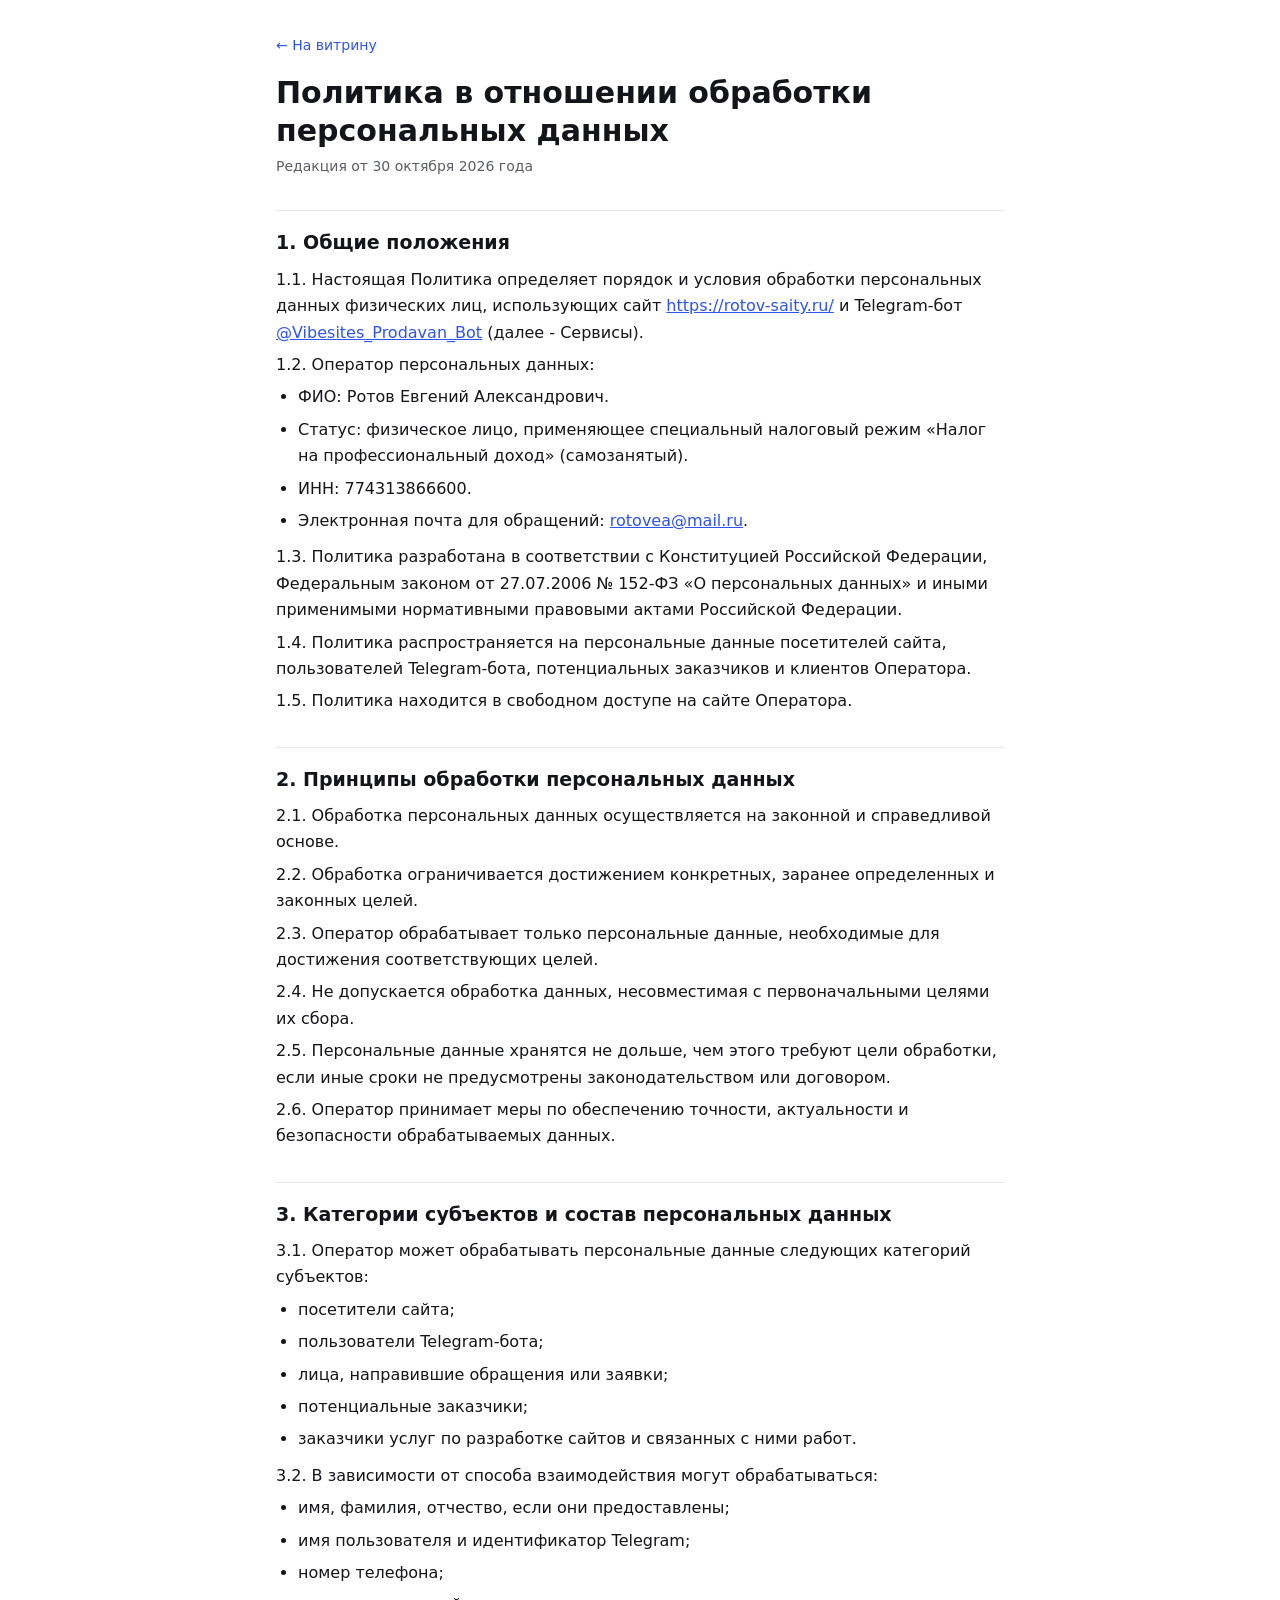
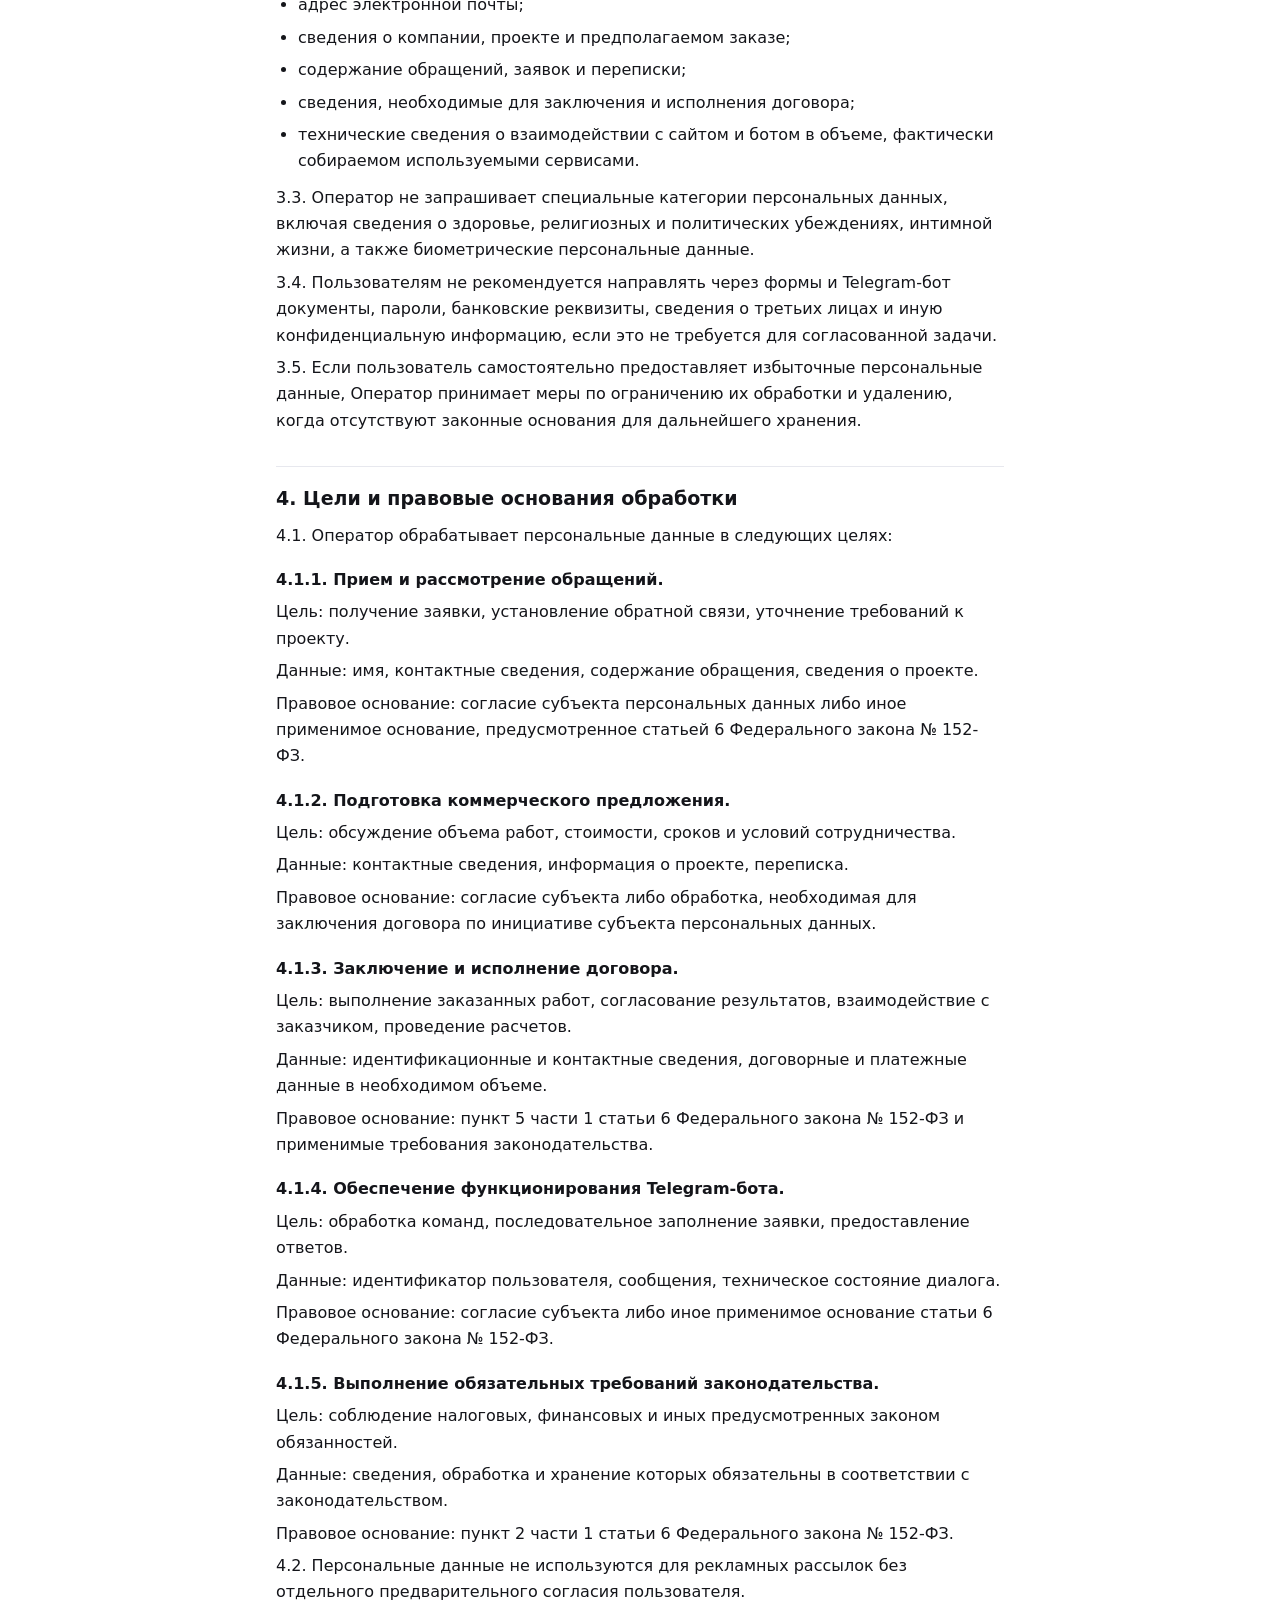
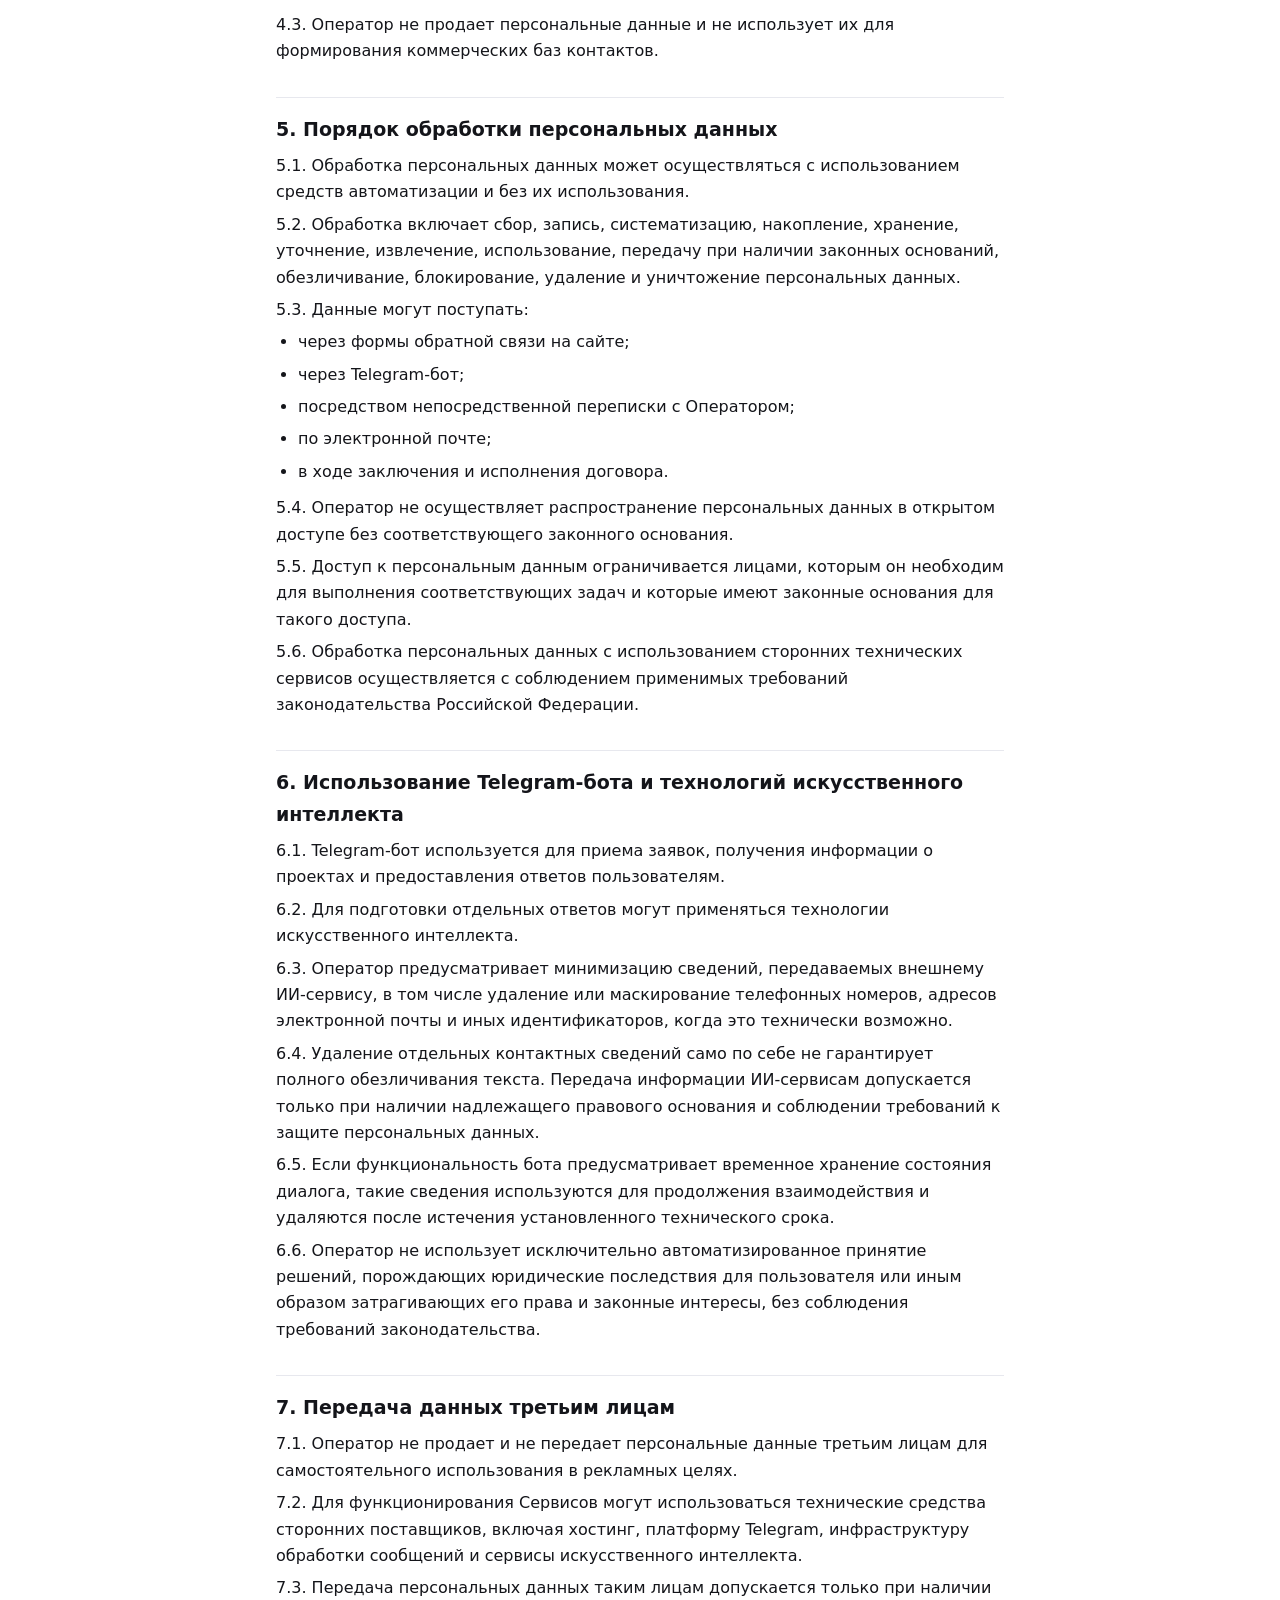
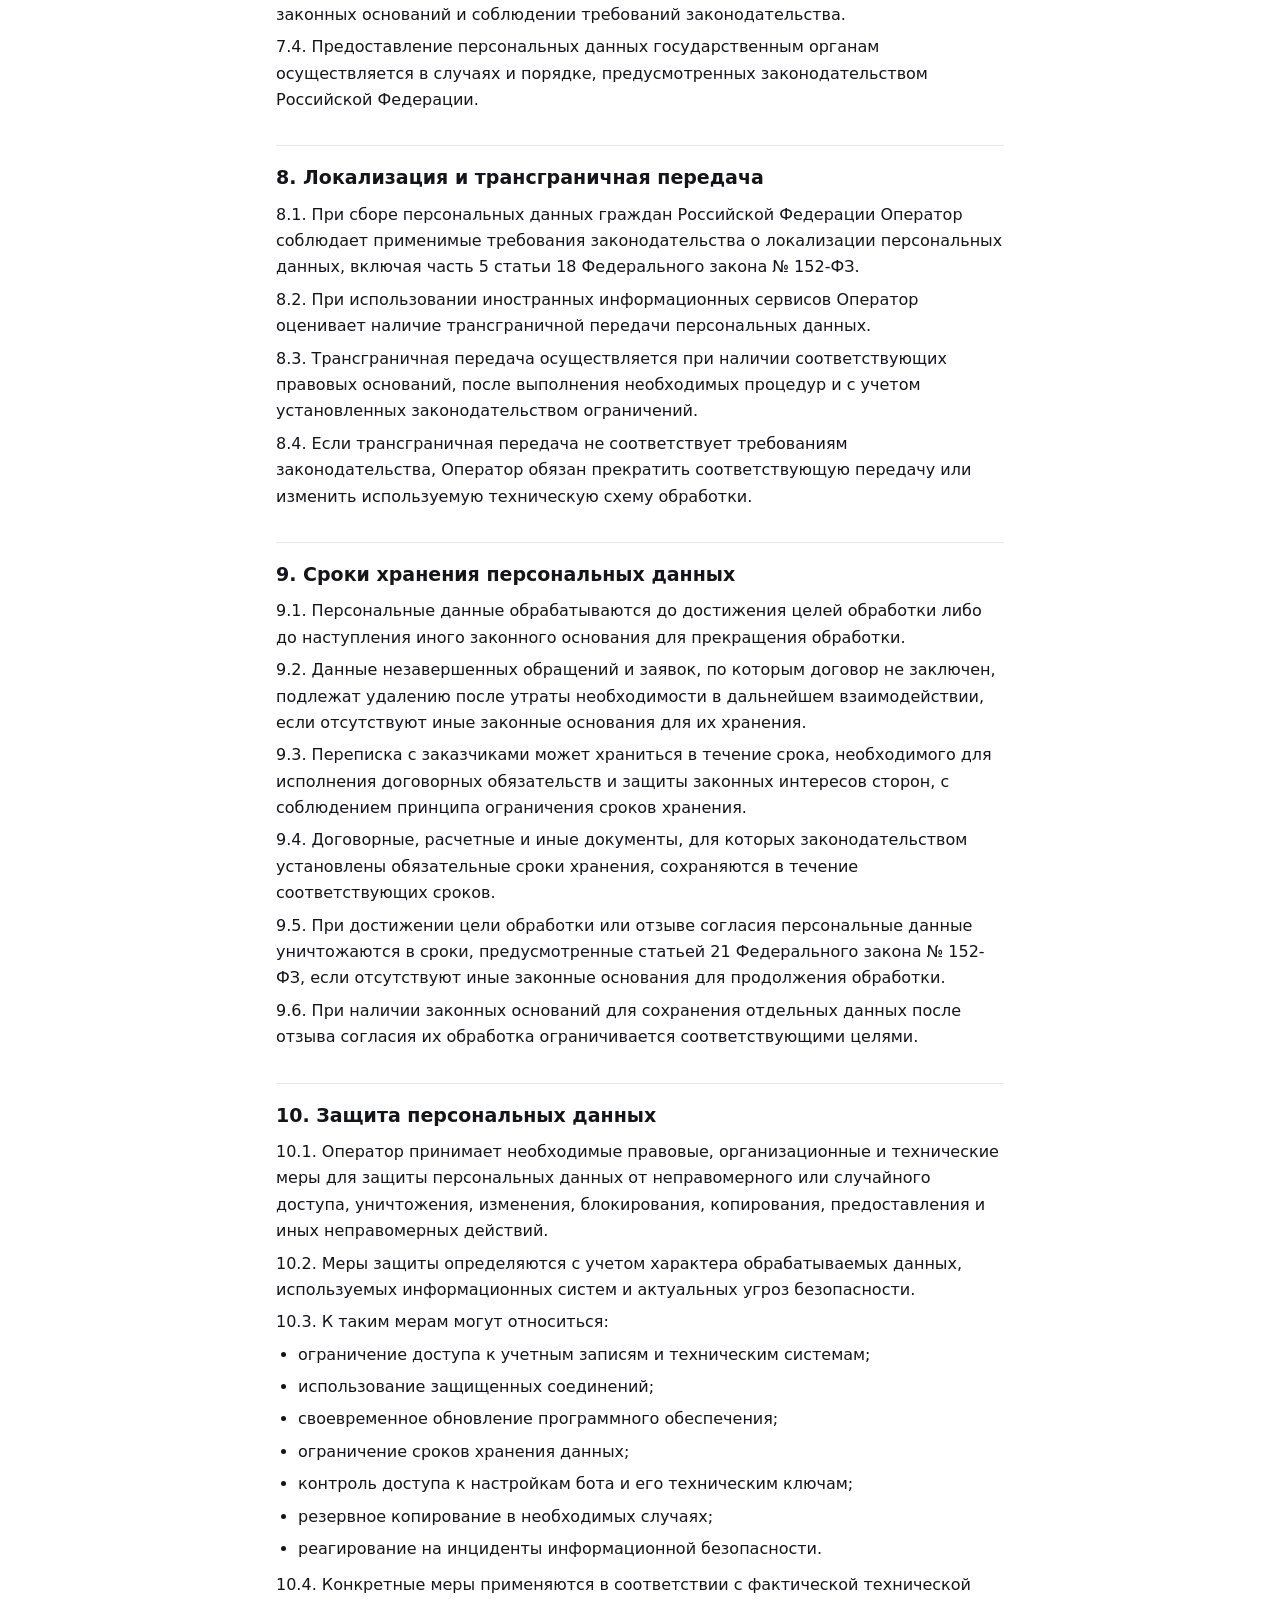
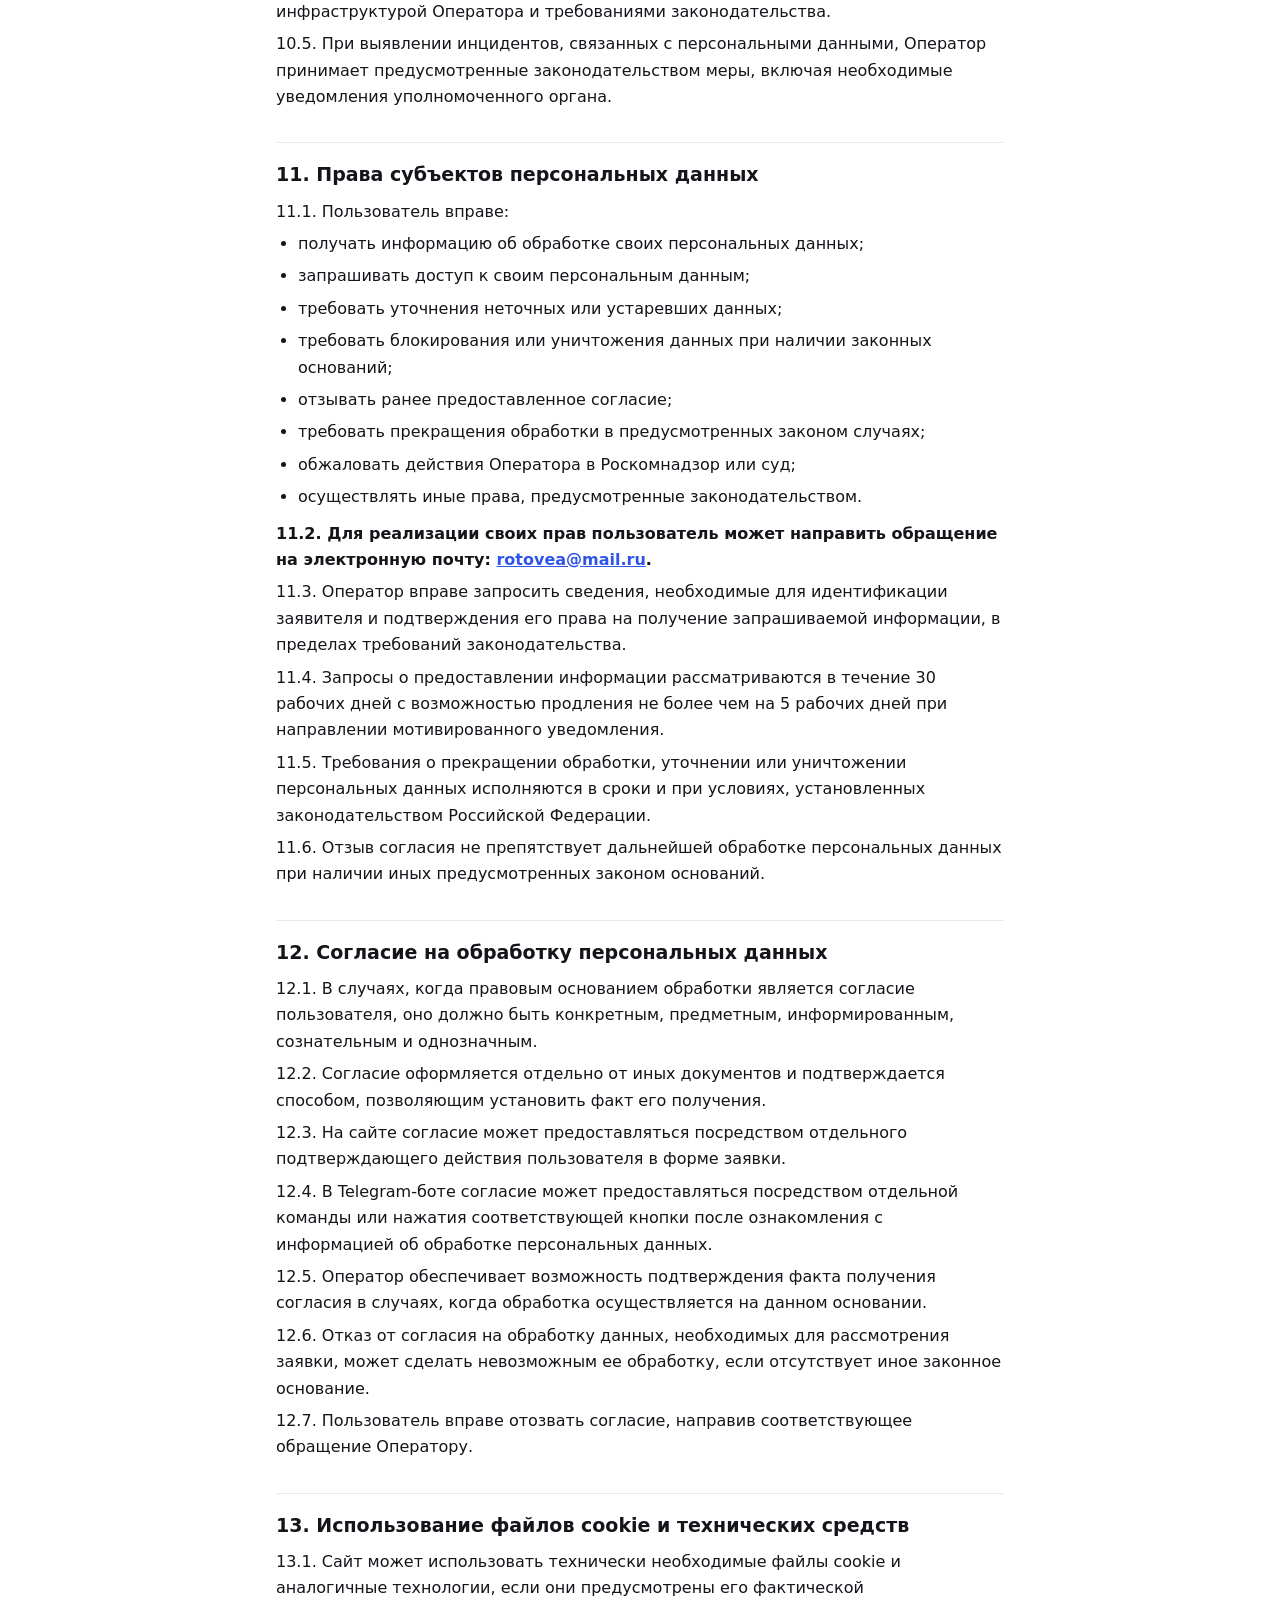
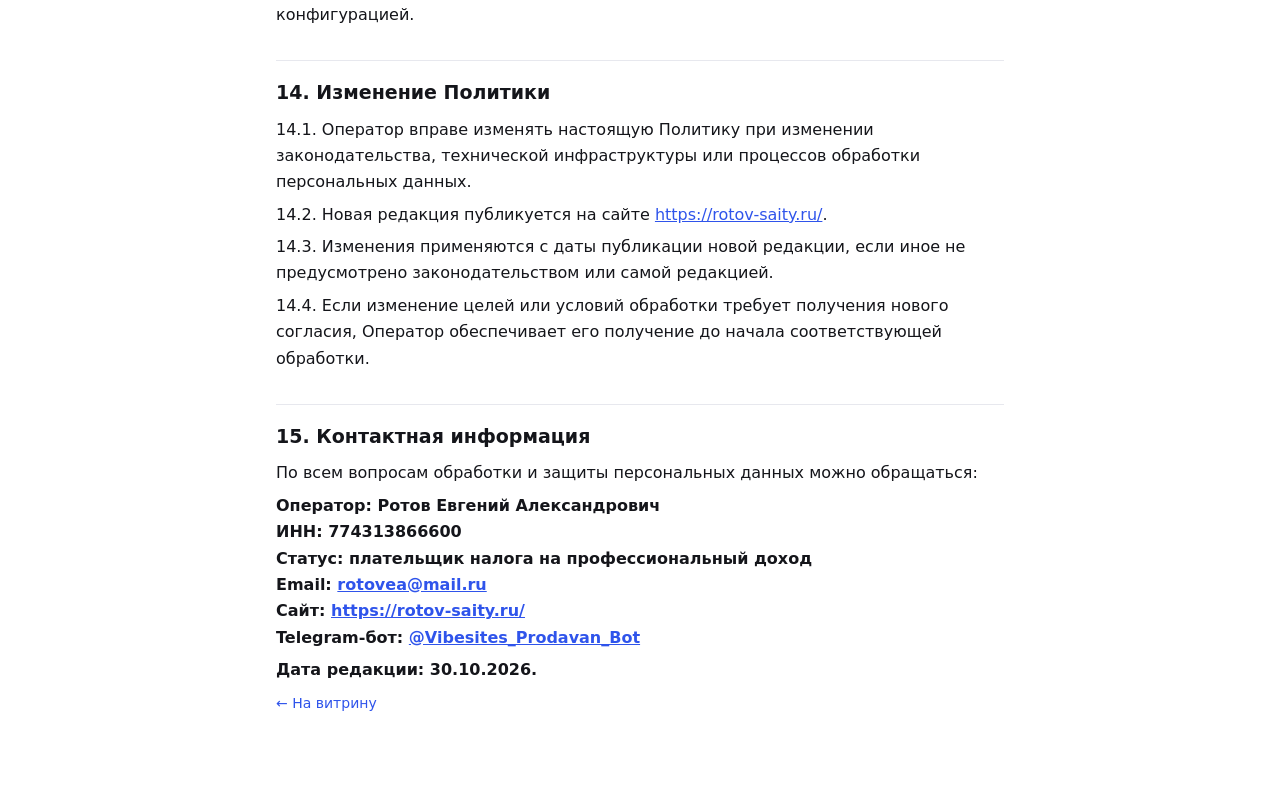
<file: politika.html>
<!doctype html>
<html lang="ru">
<head>
<meta charset="utf-8">
<meta name="viewport" content="width=device-width, initial-scale=1">
<title>Политика обработки персональных данных – Евгений Ротов</title>
<meta name="robots" content="noindex">
<style>
:root{--accent:#2F54EB; --ink:#14151A; --soft:#F1F3FA; --line:#E7E8EE; --ink-2:#5B5D68}
*{box-sizing:border-box}
body{margin:0;background:#fff;color:var(--ink);font:400 16px/1.65 system-ui,-apple-system,"Segoe UI",Arial,sans-serif}
main{max-width:760px;margin:0 auto;padding:32px 16px 64px}
a{color:var(--accent);overflow-wrap:anywhere}
h1{font-size:clamp(22px,4vw,30px);line-height:1.25;margin:16px 0 6px}
h2{font-size:19px;margin:32px 0 8px;padding-top:16px;border-top:1px solid var(--line)}
h3{font-size:16px;margin:18px 0 4px}
p,li{color:var(--ink);margin:6px 0}
.muted{color:var(--ink-2);font-size:14px}
.back{font-size:14px;text-decoration:none}
ul{padding-left:22px;margin:6px 0 10px}
</style>
</head>
<body>
<main>
<a class="back" href="./">← На витрину</a>
<h1>Политика в отношении обработки персональных данных</h1>
<p class="muted">Редакция от 30 октября 2026 года</p>
<h2>1. Общие положения</h2>
<p>1.1. Настоящая Политика определяет порядок и условия обработки персональных данных физических лиц, использующих сайт <a href="https://rotov-saity.ru/">https://rotov-saity.ru/</a> и Telegram-бот <a href="https://t.me/Vibesites_Prodavan_Bot">@Vibesites_Prodavan_Bot</a> (далее - Сервисы).</p>
<p>1.2. Оператор персональных данных:</p>
<ul>
<li>ФИО: Ротов Евгений Александрович.</li>
<li>Статус: физическое лицо, применяющее специальный налоговый режим «Налог на профессиональный доход» (самозанятый).</li>
<li>ИНН: 774313866600.</li>
<li>Электронная почта для обращений: <a href="mailto:rotovea@mail.ru">rotovea@mail.ru</a>.</li>
</ul>
<p>1.3. Политика разработана в соответствии с Конституцией Российской Федерации, Федеральным законом от 27.07.2006 № 152-ФЗ «О персональных данных» и иными применимыми нормативными правовыми актами Российской Федерации.</p>
<p>1.4. Политика распространяется на персональные данные посетителей сайта, пользователей Telegram-бота, потенциальных заказчиков и клиентов Оператора.</p>
<p>1.5. Политика находится в свободном доступе на сайте Оператора.</p>
<h2>2. Принципы обработки персональных данных</h2>
<p>2.1. Обработка персональных данных осуществляется на законной и справедливой основе.</p>
<p>2.2. Обработка ограничивается достижением конкретных, заранее определенных и законных целей.</p>
<p>2.3. Оператор обрабатывает только персональные данные, необходимые для достижения соответствующих целей.</p>
<p>2.4. Не допускается обработка данных, несовместимая с первоначальными целями их сбора.</p>
<p>2.5. Персональные данные хранятся не дольше, чем этого требуют цели обработки, если иные сроки не предусмотрены законодательством или договором.</p>
<p>2.6. Оператор принимает меры по обеспечению точности, актуальности и безопасности обрабатываемых данных.</p>
<h2>3. Категории субъектов и состав персональных данных</h2>
<p>3.1. Оператор может обрабатывать персональные данные следующих категорий субъектов:</p>
<ul>
<li>посетители сайта;</li>
<li>пользователи Telegram-бота;</li>
<li>лица, направившие обращения или заявки;</li>
<li>потенциальные заказчики;</li>
<li>заказчики услуг по разработке сайтов и связанных с ними работ.</li>
</ul>
<p>3.2. В зависимости от способа взаимодействия могут обрабатываться:</p>
<ul>
<li>имя, фамилия, отчество, если они предоставлены;</li>
<li>имя пользователя и идентификатор Telegram;</li>
<li>номер телефона;</li>
<li>адрес электронной почты;</li>
<li>сведения о компании, проекте и предполагаемом заказе;</li>
<li>содержание обращений, заявок и переписки;</li>
<li>сведения, необходимые для заключения и исполнения договора;</li>
<li>технические сведения о взаимодействии с сайтом и ботом в объеме, фактически собираемом используемыми сервисами.</li>
</ul>
<p>3.3. Оператор не запрашивает специальные категории персональных данных, включая сведения о здоровье, религиозных и политических убеждениях, интимной жизни, а также биометрические персональные данные.</p>
<p>3.4. Пользователям не рекомендуется направлять через формы и Telegram-бот документы, пароли, банковские реквизиты, сведения о третьих лицах и иную конфиденциальную информацию, если это не требуется для согласованной задачи.</p>
<p>3.5. Если пользователь самостоятельно предоставляет избыточные персональные данные, Оператор принимает меры по ограничению их обработки и удалению, когда отсутствуют законные основания для дальнейшего хранения.</p>
<h2>4. Цели и правовые основания обработки</h2>
<p>4.1. Оператор обрабатывает персональные данные в следующих целях:</p>
<h3>4.1.1. Прием и рассмотрение обращений.</h3>
<p>Цель: получение заявки, установление обратной связи, уточнение требований к проекту.</p>
<p>Данные: имя, контактные сведения, содержание обращения, сведения о проекте.</p>
<p>Правовое основание: согласие субъекта персональных данных либо иное применимое основание, предусмотренное статьей 6 Федерального закона № 152-ФЗ.</p>
<h3>4.1.2. Подготовка коммерческого предложения.</h3>
<p>Цель: обсуждение объема работ, стоимости, сроков и условий сотрудничества.</p>
<p>Данные: контактные сведения, информация о проекте, переписка.</p>
<p>Правовое основание: согласие субъекта либо обработка, необходимая для заключения договора по инициативе субъекта персональных данных.</p>
<h3>4.1.3. Заключение и исполнение договора.</h3>
<p>Цель: выполнение заказанных работ, согласование результатов, взаимодействие с заказчиком, проведение расчетов.</p>
<p>Данные: идентификационные и контактные сведения, договорные и платежные данные в необходимом объеме.</p>
<p>Правовое основание: пункт 5 части 1 статьи 6 Федерального закона № 152-ФЗ и применимые требования законодательства.</p>
<h3>4.1.4. Обеспечение функционирования Telegram-бота.</h3>
<p>Цель: обработка команд, последовательное заполнение заявки, предоставление ответов.</p>
<p>Данные: идентификатор пользователя, сообщения, техническое состояние диалога.</p>
<p>Правовое основание: согласие субъекта либо иное применимое основание статьи 6 Федерального закона № 152-ФЗ.</p>
<h3>4.1.5. Выполнение обязательных требований законодательства.</h3>
<p>Цель: соблюдение налоговых, финансовых и иных предусмотренных законом обязанностей.</p>
<p>Данные: сведения, обработка и хранение которых обязательны в соответствии с законодательством.</p>
<p>Правовое основание: пункт 2 части 1 статьи 6 Федерального закона № 152-ФЗ.</p>
<p>4.2. Персональные данные не используются для рекламных рассылок без отдельного предварительного согласия пользователя.</p>
<p>4.3. Оператор не продает персональные данные и не использует их для формирования коммерческих баз контактов.</p>
<h2>5. Порядок обработки персональных данных</h2>
<p>5.1. Обработка персональных данных может осуществляться с использованием средств автоматизации и без их использования.</p>
<p>5.2. Обработка включает сбор, запись, систематизацию, накопление, хранение, уточнение, извлечение, использование, передачу при наличии законных оснований, обезличивание, блокирование, удаление и уничтожение персональных данных.</p>
<p>5.3. Данные могут поступать:</p>
<ul>
<li>через формы обратной связи на сайте;</li>
<li>через Telegram-бот;</li>
<li>посредством непосредственной переписки с Оператором;</li>
<li>по электронной почте;</li>
<li>в ходе заключения и исполнения договора.</li>
</ul>
<p>5.4. Оператор не осуществляет распространение персональных данных в открытом доступе без соответствующего законного основания.</p>
<p>5.5. Доступ к персональным данным ограничивается лицами, которым он необходим для выполнения соответствующих задач и которые имеют законные основания для такого доступа.</p>
<p>5.6. Обработка персональных данных с использованием сторонних технических сервисов осуществляется с соблюдением применимых требований законодательства Российской Федерации.</p>
<h2>6. Использование Telegram-бота и технологий искусственного интеллекта</h2>
<p>6.1. Telegram-бот используется для приема заявок, получения информации о проектах и предоставления ответов пользователям.</p>
<p>6.2. Для подготовки отдельных ответов могут применяться технологии искусственного интеллекта.</p>
<p>6.3. Оператор предусматривает минимизацию сведений, передаваемых внешнему ИИ-сервису, в том числе удаление или маскирование телефонных номеров, адресов электронной почты и иных идентификаторов, когда это технически возможно.</p>
<p>6.4. Удаление отдельных контактных сведений само по себе не гарантирует полного обезличивания текста. Передача информации ИИ-сервисам допускается только при наличии надлежащего правового основания и соблюдении требований к защите персональных данных.</p>
<p>6.5. Если функциональность бота предусматривает временное хранение состояния диалога, такие сведения используются для продолжения взаимодействия и удаляются после истечения установленного технического срока.</p>
<p>6.6. Оператор не использует исключительно автоматизированное принятие решений, порождающих юридические последствия для пользователя или иным образом затрагивающих его права и законные интересы, без соблюдения требований законодательства.</p>
<h2>7. Передача данных третьим лицам</h2>
<p>7.1. Оператор не продает и не передает персональные данные третьим лицам для самостоятельного использования в рекламных целях.</p>
<p>7.2. Для функционирования Сервисов могут использоваться технические средства сторонних поставщиков, включая хостинг, платформу Telegram, инфраструктуру обработки сообщений и сервисы искусственного интеллекта.</p>
<p>7.3. Передача персональных данных таким лицам допускается только при наличии законных оснований и соблюдении требований законодательства.</p>
<p>7.4. Предоставление персональных данных государственным органам осуществляется в случаях и порядке, предусмотренных законодательством Российской Федерации.</p>
<h2>8. Локализация и трансграничная передача</h2>
<p>8.1. При сборе персональных данных граждан Российской Федерации Оператор соблюдает применимые требования законодательства о локализации персональных данных, включая часть 5 статьи 18 Федерального закона № 152-ФЗ.</p>
<p>8.2. При использовании иностранных информационных сервисов Оператор оценивает наличие трансграничной передачи персональных данных.</p>
<p>8.3. Трансграничная передача осуществляется при наличии соответствующих правовых оснований, после выполнения необходимых процедур и с учетом установленных законодательством ограничений.</p>
<p>8.4. Если трансграничная передача не соответствует требованиям законодательства, Оператор обязан прекратить соответствующую передачу или изменить используемую техническую схему обработки.</p>
<h2>9. Сроки хранения персональных данных</h2>
<p>9.1. Персональные данные обрабатываются до достижения целей обработки либо до наступления иного законного основания для прекращения обработки.</p>
<p>9.2. Данные незавершенных обращений и заявок, по которым договор не заключен, подлежат удалению после утраты необходимости в дальнейшем взаимодействии, если отсутствуют иные законные основания для их хранения.</p>
<p>9.3. Переписка с заказчиками может храниться в течение срока, необходимого для исполнения договорных обязательств и защиты законных интересов сторон, с соблюдением принципа ограничения сроков хранения.</p>
<p>9.4. Договорные, расчетные и иные документы, для которых законодательством установлены обязательные сроки хранения, сохраняются в течение соответствующих сроков.</p>
<p>9.5. При достижении цели обработки или отзыве согласия персональные данные уничтожаются в сроки, предусмотренные статьей 21 Федерального закона № 152-ФЗ, если отсутствуют иные законные основания для продолжения обработки.</p>
<p>9.6. При наличии законных оснований для сохранения отдельных данных после отзыва согласия их обработка ограничивается соответствующими целями.</p>
<h2>10. Защита персональных данных</h2>
<p>10.1. Оператор принимает необходимые правовые, организационные и технические меры для защиты персональных данных от неправомерного или случайного доступа, уничтожения, изменения, блокирования, копирования, предоставления и иных неправомерных действий.</p>
<p>10.2. Меры защиты определяются с учетом характера обрабатываемых данных, используемых информационных систем и актуальных угроз безопасности.</p>
<p>10.3. К таким мерам могут относиться:</p>
<ul>
<li>ограничение доступа к учетным записям и техническим системам;</li>
<li>использование защищенных соединений;</li>
<li>своевременное обновление программного обеспечения;</li>
<li>ограничение сроков хранения данных;</li>
<li>контроль доступа к настройкам бота и его техническим ключам;</li>
<li>резервное копирование в необходимых случаях;</li>
<li>реагирование на инциденты информационной безопасности.</li>
</ul>
<p>10.4. Конкретные меры применяются в соответствии с фактической технической инфраструктурой Оператора и требованиями законодательства.</p>
<p>10.5. При выявлении инцидентов, связанных с персональными данными, Оператор принимает предусмотренные законодательством меры, включая необходимые уведомления уполномоченного органа.</p>
<h2>11. Права субъектов персональных данных</h2>
<p>11.1. Пользователь вправе:</p>
<ul>
<li>получать информацию об обработке своих персональных данных;</li>
<li>запрашивать доступ к своим персональным данным;</li>
<li>требовать уточнения неточных или устаревших данных;</li>
<li>требовать блокирования или уничтожения данных при наличии законных оснований;</li>
<li>отзывать ранее предоставленное согласие;</li>
<li>требовать прекращения обработки в предусмотренных законом случаях;</li>
<li>обжаловать действия Оператора в Роскомнадзор или суд;</li>
<li>осуществлять иные права, предусмотренные законодательством.</li>
</ul>
<p><strong>11.2. Для реализации своих прав пользователь может направить обращение на электронную почту: <a href="mailto:rotovea@mail.ru">rotovea@mail.ru</a>.</strong></p>
<p>11.3. Оператор вправе запросить сведения, необходимые для идентификации заявителя и подтверждения его права на получение запрашиваемой информации, в пределах требований законодательства.</p>
<p>11.4. Запросы о предоставлении информации рассматриваются в течение 30 рабочих дней с возможностью продления не более чем на 5 рабочих дней при направлении мотивированного уведомления.</p>
<p>11.5. Требования о прекращении обработки, уточнении или уничтожении персональных данных исполняются в сроки и при условиях, установленных законодательством Российской Федерации.</p>
<p>11.6. Отзыв согласия не препятствует дальнейшей обработке персональных данных при наличии иных предусмотренных законом оснований.</p>
<h2>12. Согласие на обработку персональных данных</h2>
<p>12.1. В случаях, когда правовым основанием обработки является согласие пользователя, оно должно быть конкретным, предметным, информированным, сознательным и однозначным.</p>
<p>12.2. Согласие оформляется отдельно от иных документов и подтверждается способом, позволяющим установить факт его получения.</p>
<p>12.3. На сайте согласие может предоставляться посредством отдельного подтверждающего действия пользователя в форме заявки.</p>
<p>12.4. В Telegram-боте согласие может предоставляться посредством отдельной команды или нажатия соответствующей кнопки после ознакомления с информацией об обработке персональных данных.</p>
<p>12.5. Оператор обеспечивает возможность подтверждения факта получения согласия в случаях, когда обработка осуществляется на данном основании.</p>
<p>12.6. Отказ от согласия на обработку данных, необходимых для рассмотрения заявки, может сделать невозможным ее обработку, если отсутствует иное законное основание.</p>
<p>12.7. Пользователь вправе отозвать согласие, направив соответствующее обращение Оператору.</p>
<h2>13. Использование файлов cookie и технических средств</h2>
<p>13.1. Сайт может использовать технически необходимые файлы cookie и аналогичные технологии, если они предусмотрены его фактической конфигурацией.</p>
<h2>14. Изменение Политики</h2>
<p>14.1. Оператор вправе изменять настоящую Политику при изменении законодательства, технической инфраструктуры или процессов обработки персональных данных.</p>
<p>14.2. Новая редакция публикуется на сайте <a href="https://rotov-saity.ru/">https://rotov-saity.ru/</a>.</p>
<p>14.3. Изменения применяются с даты публикации новой редакции, если иное не предусмотрено законодательством или самой редакцией.</p>
<p>14.4. Если изменение целей или условий обработки требует получения нового согласия, Оператор обеспечивает его получение до начала соответствующей обработки.</p>
<h2>15. Контактная информация</h2>
<p>По всем вопросам обработки и защиты персональных данных можно обращаться:</p>
<p><strong>Оператор: Ротов Евгений Александрович<br>ИНН: 774313866600<br>Статус: плательщик налога на профессиональный доход<br>Email: <a href="mailto:rotovea@mail.ru">rotovea@mail.ru</a><br>Сайт: <a href="https://rotov-saity.ru/">https://rotov-saity.ru/</a><br>Telegram-бот: <a href="https://t.me/Vibesites_Prodavan_Bot">@Vibesites_Prodavan_Bot</a></strong></p>
<p><strong>Дата редакции: 30.10.2026.</strong></p>
<p><a class="back" href="./">← На витрину</a></p>
</main>
</body>
</html>
</file>
<file: assets/fonts/fonts.css>
/* шрифты IBM Plex Sans и Inter, скачаны с Google Fonts (лицензия SIL OFL), лежат на сайте */
/* cyrillic */
@font-face {
  font-family: 'IBM Plex Sans';
  font-style: normal;
  font-weight: 500;
  font-stretch: 100%;
  font-display: swap;
  src: url(IBMPlexSans-cyrillic-500.woff2) format('woff2');
  unicode-range: U+0301, U+0400-045F, U+0490-0491, U+04B0-04B1, U+2116;
}
/* latin */
@font-face {
  font-family: 'IBM Plex Sans';
  font-style: normal;
  font-weight: 500;
  font-stretch: 100%;
  font-display: swap;
  src: url(IBMPlexSans-latin-500.woff2) format('woff2');
  unicode-range: U+0000-00FF, U+0131, U+0152-0153, U+02BB-02BC, U+02C6, U+02DA, U+02DC, U+0304, U+0308, U+0329, U+2000-206F, U+20AC, U+2122, U+2191, U+2193, U+2212, U+2215, U+FEFF, U+FFFD;
}
/* cyrillic */
@font-face {
  font-family: 'IBM Plex Sans';
  font-style: normal;
  font-weight: 600;
  font-stretch: 100%;
  font-display: swap;
  src: url(IBMPlexSans-cyrillic-500.woff2) format('woff2');
  unicode-range: U+0301, U+0400-045F, U+0490-0491, U+04B0-04B1, U+2116;
}
/* latin */
@font-face {
  font-family: 'IBM Plex Sans';
  font-style: normal;
  font-weight: 600;
  font-stretch: 100%;
  font-display: swap;
  src: url(IBMPlexSans-latin-500.woff2) format('woff2');
  unicode-range: U+0000-00FF, U+0131, U+0152-0153, U+02BB-02BC, U+02C6, U+02DA, U+02DC, U+0304, U+0308, U+0329, U+2000-206F, U+20AC, U+2122, U+2191, U+2193, U+2212, U+2215, U+FEFF, U+FFFD;
}
/* cyrillic */
@font-face {
  font-family: 'IBM Plex Sans';
  font-style: normal;
  font-weight: 700;
  font-stretch: 100%;
  font-display: swap;
  src: url(IBMPlexSans-cyrillic-500.woff2) format('woff2');
  unicode-range: U+0301, U+0400-045F, U+0490-0491, U+04B0-04B1, U+2116;
}
/* latin */
@font-face {
  font-family: 'IBM Plex Sans';
  font-style: normal;
  font-weight: 700;
  font-stretch: 100%;
  font-display: swap;
  src: url(IBMPlexSans-latin-500.woff2) format('woff2');
  unicode-range: U+0000-00FF, U+0131, U+0152-0153, U+02BB-02BC, U+02C6, U+02DA, U+02DC, U+0304, U+0308, U+0329, U+2000-206F, U+20AC, U+2122, U+2191, U+2193, U+2212, U+2215, U+FEFF, U+FFFD;
}
/* cyrillic */
@font-face {
  font-family: 'Inter';
  font-style: normal;
  font-weight: 400;
  font-display: swap;
  src: url(Inter-cyrillic-400.woff2) format('woff2');
  unicode-range: U+0301, U+0400-045F, U+0490-0491, U+04B0-04B1, U+2116;
}
/* latin */
@font-face {
  font-family: 'Inter';
  font-style: normal;
  font-weight: 400;
  font-display: swap;
  src: url(Inter-latin-400.woff2) format('woff2');
  unicode-range: U+0000-00FF, U+0131, U+0152-0153, U+02BB-02BC, U+02C6, U+02DA, U+02DC, U+0304, U+0308, U+0329, U+2000-206F, U+20AC, U+2122, U+2191, U+2193, U+2212, U+2215, U+FEFF, U+FFFD;
}
/* cyrillic */
@font-face {
  font-family: 'Inter';
  font-style: normal;
  font-weight: 500;
  font-display: swap;
  src: url(Inter-cyrillic-400.woff2) format('woff2');
  unicode-range: U+0301, U+0400-045F, U+0490-0491, U+04B0-04B1, U+2116;
}
/* latin */
@font-face {
  font-family: 'Inter';
  font-style: normal;
  font-weight: 500;
  font-display: swap;
  src: url(Inter-latin-400.woff2) format('woff2');
  unicode-range: U+0000-00FF, U+0131, U+0152-0153, U+02BB-02BC, U+02C6, U+02DA, U+02DC, U+0304, U+0308, U+0329, U+2000-206F, U+20AC, U+2122, U+2191, U+2193, U+2212, U+2215, U+FEFF, U+FFFD;
}
/* cyrillic */
@font-face {
  font-family: 'Inter';
  font-style: normal;
  font-weight: 600;
  font-display: swap;
  src: url(Inter-cyrillic-400.woff2) format('woff2');
  unicode-range: U+0301, U+0400-045F, U+0490-0491, U+04B0-04B1, U+2116;
}
/* latin */
@font-face {
  font-family: 'Inter';
  font-style: normal;
  font-weight: 600;
  font-display: swap;
  src: url(Inter-latin-400.woff2) format('woff2');
  unicode-range: U+0000-00FF, U+0131, U+0152-0153, U+02BB-02BC, U+02C6, U+02DA, U+02DC, U+0304, U+0308, U+0329, U+2000-206F, U+20AC, U+2122, U+2191, U+2193, U+2212, U+2215, U+FEFF, U+FFFD;
}
/* cyrillic */
@font-face {
  font-family: 'Inter';
  font-style: normal;
  font-weight: 700;
  font-display: swap;
  src: url(Inter-cyrillic-400.woff2) format('woff2');
  unicode-range: U+0301, U+0400-045F, U+0490-0491, U+04B0-04B1, U+2116;
}
/* latin */
@font-face {
  font-family: 'Inter';
  font-style: normal;
  font-weight: 700;
  font-display: swap;
  src: url(Inter-latin-400.woff2) format('woff2');
  unicode-range: U+0000-00FF, U+0131, U+0152-0153, U+02BB-02BC, U+02C6, U+02DA, U+02DC, U+0304, U+0308, U+0329, U+2000-206F, U+20AC, U+2122, U+2191, U+2193, U+2212, U+2215, U+FEFF, U+FFFD;
}
</file>
